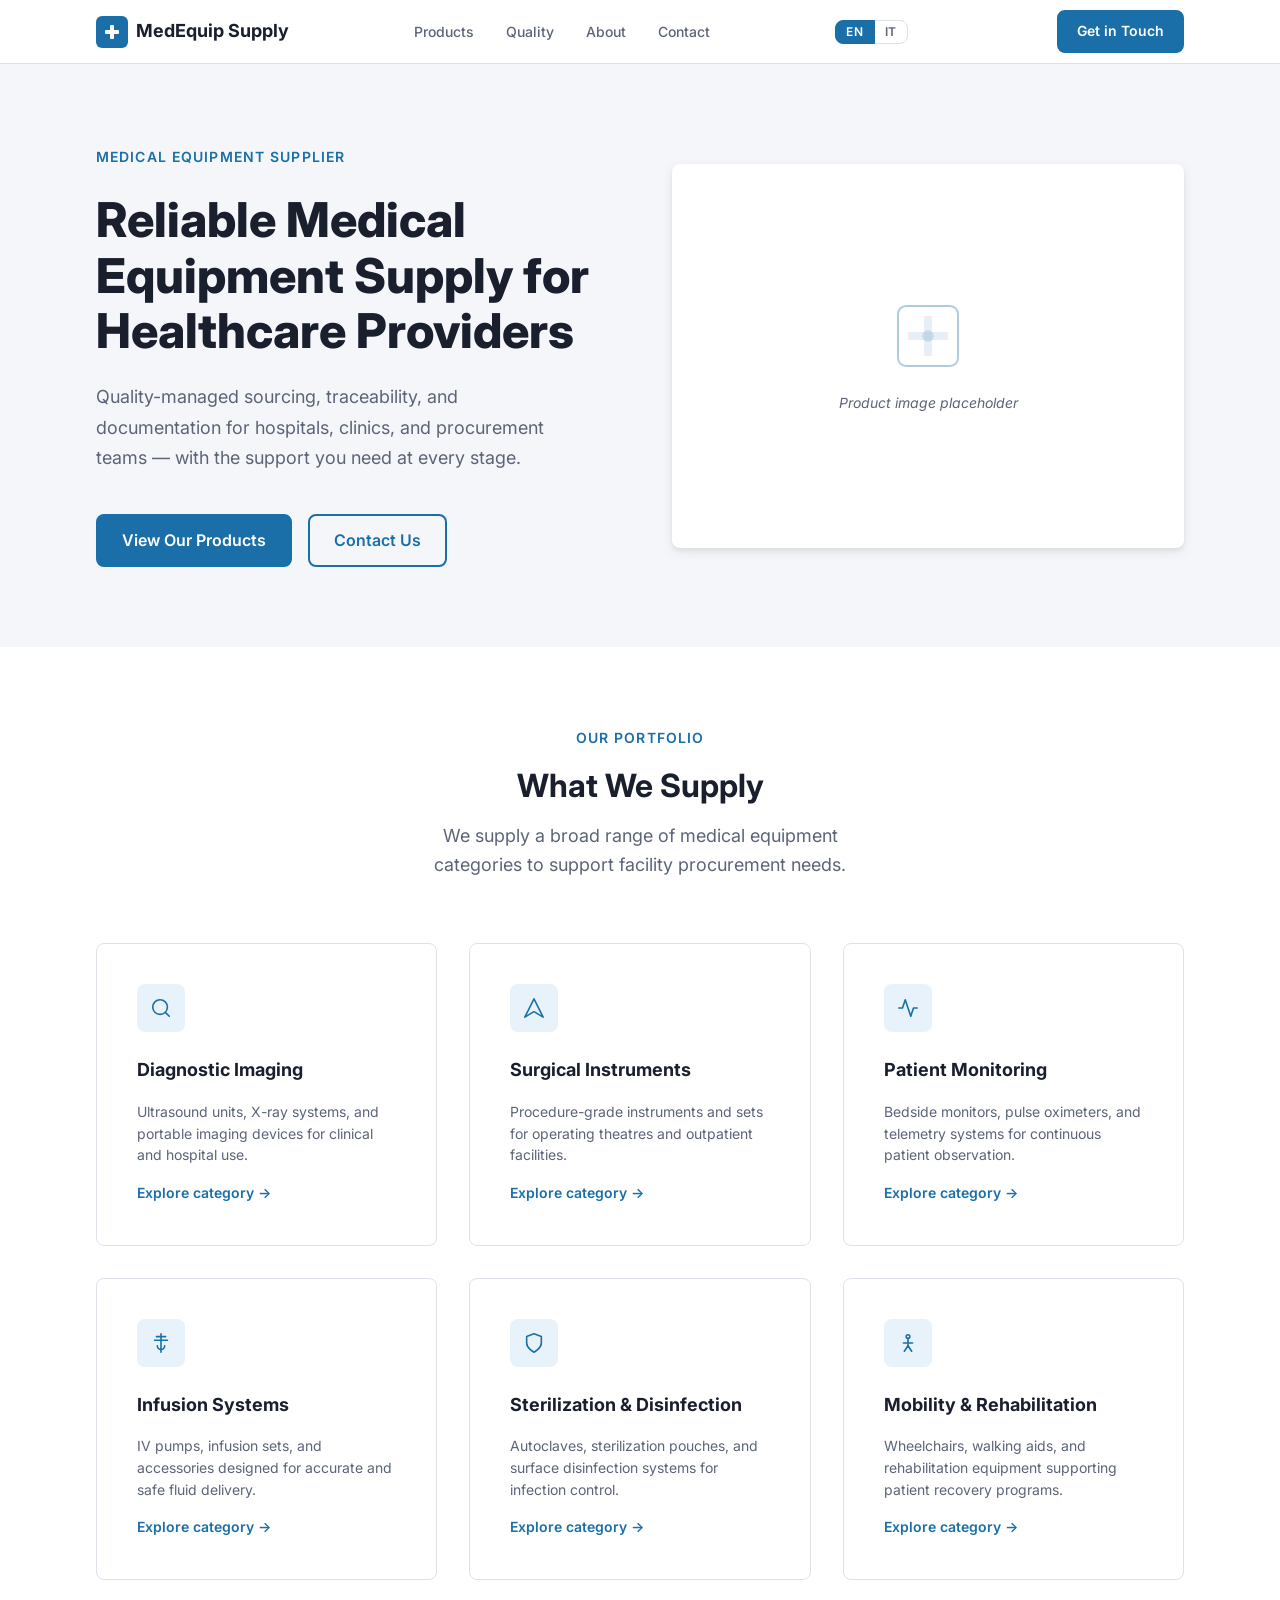
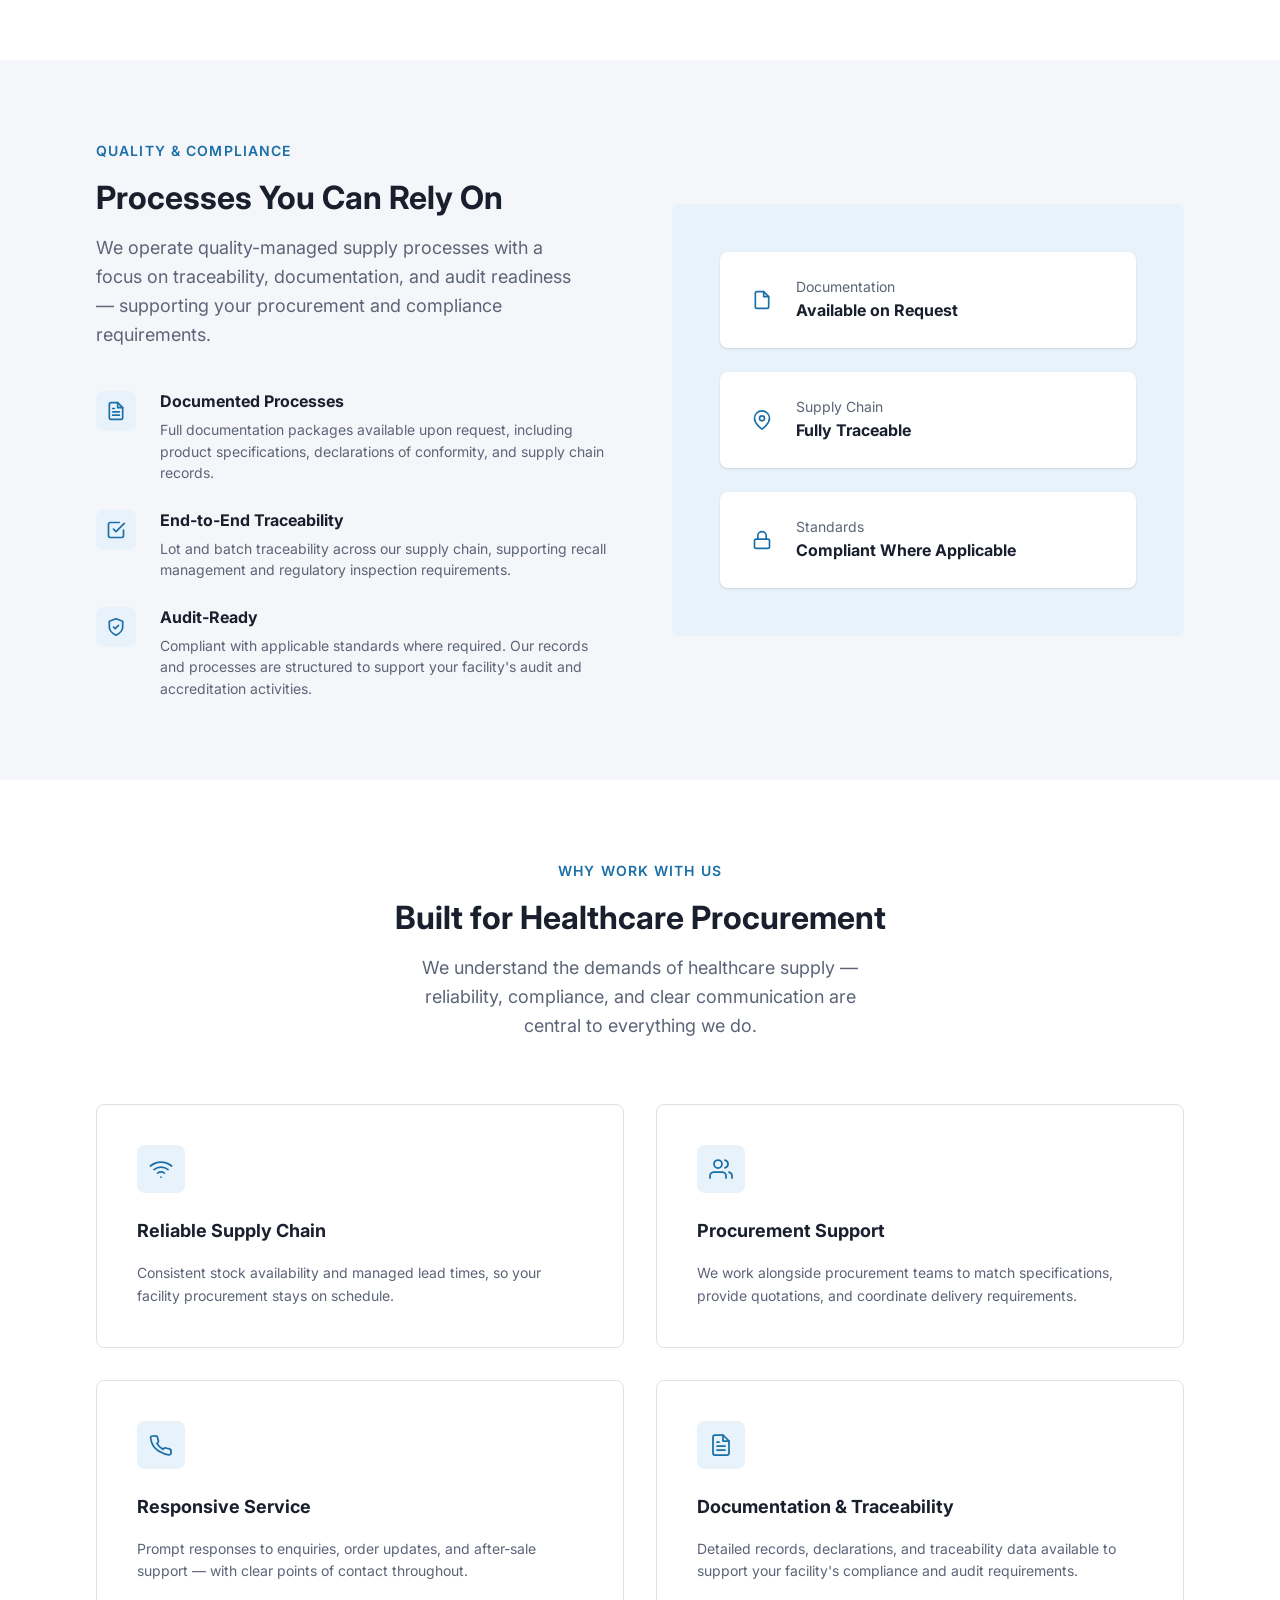
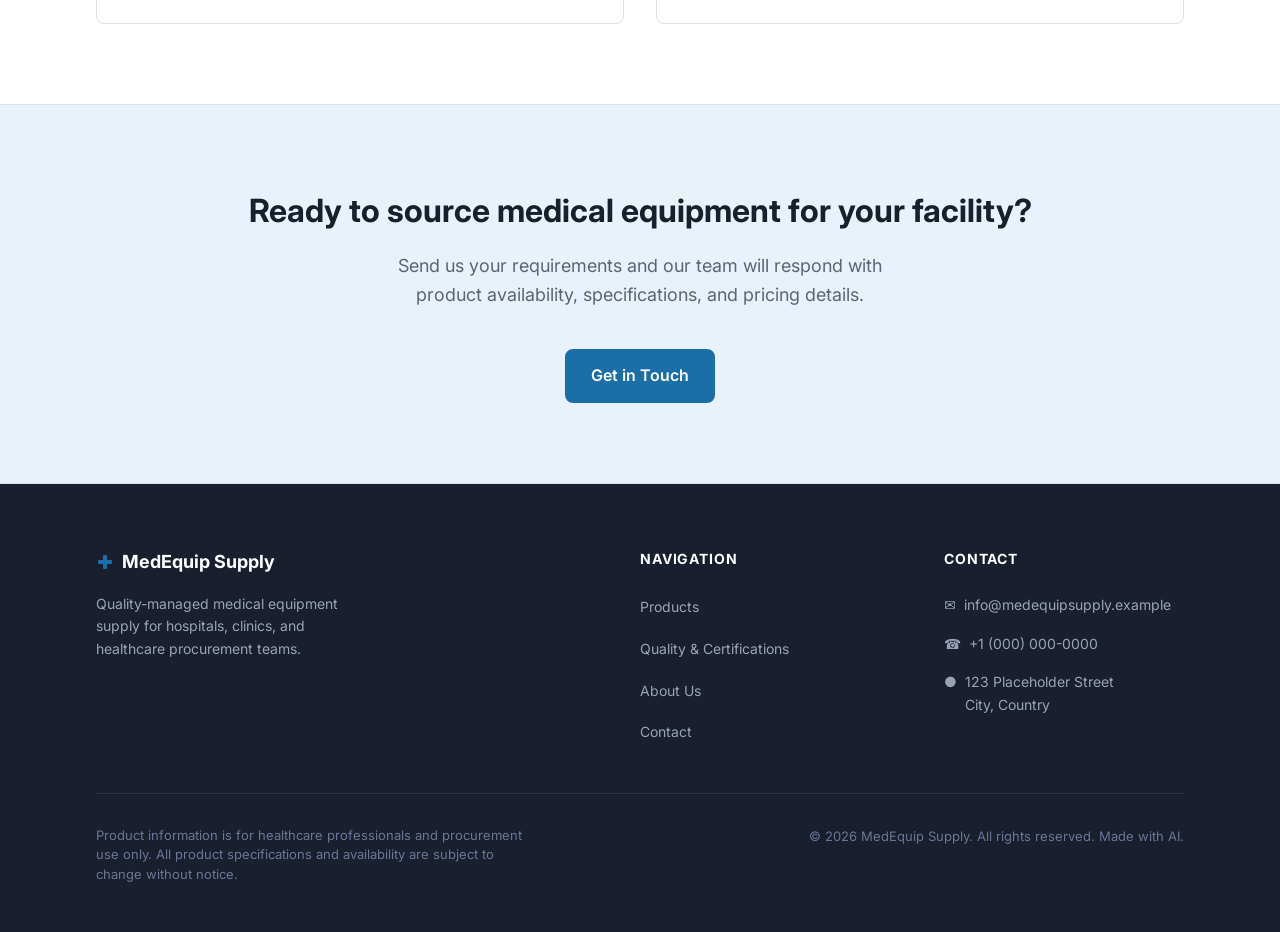
<file: index.html>
<!DOCTYPE html>
<html lang="en">
<head>
  <meta charset="UTF-8">
  <meta name="viewport" content="width=device-width, initial-scale=1.0">

  <!-- SEO -->
  <title>MedEquip Supply — Medical Equipment for Healthcare Providers</title>
  <meta name="description" content="Quality-managed medical equipment supply for hospitals, clinics, and procurement teams. Traceable sourcing, compliance documentation, and reliable service.">

  <!-- Open Graph -->
  <meta property="og:type"        content="website">
  <meta property="og:title"       content="MedEquip Supply — Medical Equipment for Healthcare Providers">
  <meta property="og:description" content="Quality-managed medical equipment supply for hospitals, clinics, and procurement teams. Traceable sourcing, compliance documentation, and reliable service.">
  <meta property="og:url"         content="https://example.com/">

  <!-- Fonts -->
  <link rel="preconnect" href="https://fonts.googleapis.com">
  <link rel="preconnect" href="https://fonts.gstatic.com" crossorigin>
  <link href="https://fonts.googleapis.com/css2?family=Inter:wght@400;500;600;700;800&display=swap" rel="stylesheet">

  <link rel="stylesheet" href="css/style.css">
</head>
<body>

  <!-- =====================================================
       Navigation
       ===================================================== -->
  <header class="site-header">
    <nav class="nav container" aria-label="Main navigation"
         data-i18n-attr="aria-label:nav.ariaLabel">

      <a href="/" class="nav__logo" aria-label="MedEquip Supply home"
         data-i18n-attr="aria-label:nav.logoAriaLabel">
        <span class="nav__logo-mark" aria-hidden="true">
          <!-- Simple cross / plus mark -->
          <svg width="18" height="18" viewBox="0 0 18 18" fill="none" aria-hidden="true">
            <rect x="7" y="2" width="4" height="14" rx="1" fill="#fff"/>
            <rect x="2" y="7" width="14" height="4" rx="1" fill="#fff"/>
          </svg>
        </span>
        MedEquip Supply
      </a>

      <!-- Mobile toggle -->
      <button class="nav__toggle" aria-expanded="false" aria-controls="nav-links"
              aria-label="Toggle navigation menu"
              data-i18n-attr="aria-label:nav.toggleAriaLabel">
        <span></span>
        <span></span>
        <span></span>
      </button>

      <ul class="nav__links" id="nav-links" role="list">
        <li><a href="products.html" data-i18n="nav.products">Products</a></li>
        <li><a href="quality.html"  data-i18n="nav.quality">Quality</a></li>
        <li><a href="about.html"    data-i18n="nav.about">About</a></li>
        <li><a href="contact.html"  data-i18n="nav.contact">Contact</a></li>
    
      </ul>

      <!-- Language switcher — always visible (desktop row + mobile header bar) -->
      <div class="lang-switcher" role="group" aria-label="Select language"
           data-i18n-attr="aria-label:nav.langSwitcherLabel">
        <button class="lang-switcher__btn" data-lang="en"
                aria-current="true" type="button">EN</button>
        <button class="lang-switcher__btn" data-lang="it"
                aria-current="false" type="button">IT</button>
      </div>
 
      <div class="nav__cta-wrap">
        <a href="contact.html" class="btn btn--primary nav__cta"
           data-i18n="nav.cta">Get in Touch</a>
      </div>

    </nav>
  </header>

  <main id="main-content">

    <!-- =====================================================
         Hero
         ===================================================== -->
    <section class="hero" aria-labelledby="hero-heading">
      <div class="hero__inner container">

        <div class="hero__content">
          <span class="hero__eyebrow"
                data-i18n="hero.eyebrow">Medical Equipment Supplier</span>
          <h1 class="hero__title" id="hero-heading"
              data-i18n="hero.title">
            Reliable Medical Equipment Supply for Healthcare Providers
          </h1>
          <p class="hero__desc" data-i18n="hero.desc">
            Quality-managed sourcing, traceability, and documentation for
            hospitals, clinics, and procurement teams — with the support you
            need at every stage.
          </p>
          <div class="hero__actions">
            <a href="products.html" class="btn btn--primary"
               data-i18n="hero.btnProducts">View Our Products</a>
            <a href="contact.html" class="btn btn--ghost"
               data-i18n="hero.btnContact">Contact Us</a>
          </div>
        </div>

        <div class="hero__visual" aria-hidden="true">
          <div class="hero__visual-placeholder">
            <svg width="80" height="80" viewBox="0 0 80 80" fill="none" aria-hidden="true">
              <rect x="10" y="10" width="60" height="60" rx="8" stroke="#1a6fa8" stroke-width="2" fill="none"/>
              <rect x="36" y="20" width="8" height="40" rx="2" fill="#1a6fa8" opacity="0.3"/>
              <rect x="20" y="36" width="40" height="8" rx="2" fill="#1a6fa8" opacity="0.3"/>
              <circle cx="40" cy="40" r="6" fill="#1a6fa8" opacity="0.5"/>
            </svg>
            <p data-i18n="hero.visualAlt">Product image placeholder</p>
          </div>
        </div>

      </div>
    </section>

    <!-- =====================================================
         Product Categories
         ===================================================== -->
    <section class="section" aria-labelledby="categories-heading">
      <div class="container">

        <header class="categories__header">
          <span class="section__label"
                data-i18n="categories.sectionLabel">Our Portfolio</span>
          <h2 class="section__heading" id="categories-heading"
              data-i18n="categories.heading">What We Supply</h2>
          <p class="section__sub" data-i18n="categories.sub">
            We supply a broad range of medical equipment categories to support
            facility procurement needs.
          </p>
        </header>

        <ul class="categories__grid" role="list">

          <li>
            <a href="products.html" class="category-card">
              <div class="category-card__icon" aria-hidden="true">
                <!-- Diagnostic / scan icon -->
                <svg width="22" height="22" viewBox="0 0 24 24" fill="none" stroke="currentColor" stroke-width="1.75" stroke-linecap="round" stroke-linejoin="round">
                  <circle cx="11" cy="11" r="8"/><path d="m21 21-4.3-4.3"/>
                </svg>
              </div>
              <span class="category-card__name"
                    data-i18n="categories.diagnosticName">Diagnostic Imaging</span>
              <span class="category-card__desc"
                    data-i18n="categories.diagnosticDesc">Ultrasound units, X-ray systems, and portable imaging devices for clinical and hospital use.</span>
              <span class="category-card__link">
                <span data-i18n="categories.diagnosticLink">Explore category</span>
                <span aria-hidden="true">→</span>
              </span>
            </a>
          </li>

          <li>
            <a href="products.html" class="category-card">
              <div class="category-card__icon" aria-hidden="true">
                <!-- Scalpel / surgical icon -->
                <svg width="22" height="22" viewBox="0 0 24 24" fill="none" stroke="currentColor" stroke-width="1.75" stroke-linecap="round" stroke-linejoin="round">
                  <path d="M12 2 2 22l10-6 10 6L12 2Z"/>
                </svg>
              </div>
              <span class="category-card__name"
                    data-i18n="categories.surgicalName">Surgical Instruments</span>
              <span class="category-card__desc"
                    data-i18n="categories.surgicalDesc">Procedure-grade instruments and sets for operating theatres and outpatient facilities.</span>
              <span class="category-card__link">
                <span data-i18n="categories.surgicalLink">Explore category</span>
                <span aria-hidden="true">→</span>
              </span>
            </a>
          </li>

          <li>
            <a href="products.html" class="category-card">
              <div class="category-card__icon" aria-hidden="true">
                <!-- Heartbeat / monitor icon -->
                <svg width="22" height="22" viewBox="0 0 24 24" fill="none" stroke="currentColor" stroke-width="1.75" stroke-linecap="round" stroke-linejoin="round">
                  <polyline points="22 12 18 12 15 21 9 3 6 12 2 12"/>
                </svg>
              </div>
              <span class="category-card__name"
                    data-i18n="categories.monitoringName">Patient Monitoring</span>
              <span class="category-card__desc"
                    data-i18n="categories.monitoringDesc">Bedside monitors, pulse oximeters, and telemetry systems for continuous patient observation.</span>
              <span class="category-card__link">
                <span data-i18n="categories.monitoringLink">Explore category</span>
                <span aria-hidden="true">→</span>
              </span>
            </a>
          </li>

          <li>
            <a href="products.html" class="category-card">
              <div class="category-card__icon" aria-hidden="true">
                <!-- Drip / infusion icon -->
                <svg width="22" height="22" viewBox="0 0 24 24" fill="none" stroke="currentColor" stroke-width="1.75" stroke-linecap="round" stroke-linejoin="round">
                  <path d="M12 2v20M5 9h14M7 5h10"/>
                  <path d="M8 15c0 2.2 1.8 4 4 4s4-1.8 4-4"/>
                </svg>
              </div>
              <span class="category-card__name"
                    data-i18n="categories.infusionName">Infusion Systems</span>
              <span class="category-card__desc"
                    data-i18n="categories.infusionDesc">IV pumps, infusion sets, and accessories designed for accurate and safe fluid delivery.</span>
              <span class="category-card__link">
                <span data-i18n="categories.infusionLink">Explore category</span>
                <span aria-hidden="true">→</span>
              </span>
            </a>
          </li>

          <li>
            <a href="products.html" class="category-card">
              <div class="category-card__icon" aria-hidden="true">
                <!-- Shield / sterilization icon -->
                <svg width="22" height="22" viewBox="0 0 24 24" fill="none" stroke="currentColor" stroke-width="1.75" stroke-linecap="round" stroke-linejoin="round">
                  <path d="M12 22s8-4 8-10V5l-8-3-8 3v7c0 6 8 10 8 10z"/>
                </svg>
              </div>
              <span class="category-card__name"
                    data-i18n-html="categories.sterilName">Sterilization &amp; Disinfection</span>
              <span class="category-card__desc"
                    data-i18n="categories.sterilDesc">Autoclaves, sterilization pouches, and surface disinfection systems for infection control.</span>
              <span class="category-card__link">
                <span data-i18n="categories.sterilLink">Explore category</span>
                <span aria-hidden="true">→</span>
              </span>
            </a>
          </li>

          <li>
            <a href="products.html" class="category-card">
              <div class="category-card__icon" aria-hidden="true">
                <!-- Person / mobility icon -->
                <svg width="22" height="22" viewBox="0 0 24 24" fill="none" stroke="currentColor" stroke-width="1.75" stroke-linecap="round" stroke-linejoin="round">
                  <circle cx="12" cy="5" r="2"/>
                  <path d="M12 7v8"/>
                  <path d="M8 21l4-6 4 6"/>
                  <path d="M7 12h10"/>
                </svg>
              </div>
              <span class="category-card__name"
                    data-i18n-html="categories.mobilityName">Mobility &amp; Rehabilitation</span>
              <span class="category-card__desc"
                    data-i18n="categories.mobilityDesc">Wheelchairs, walking aids, and rehabilitation equipment supporting patient recovery programs.</span>
              <span class="category-card__link">
                <span data-i18n="categories.mobilityLink">Explore category</span>
                <span aria-hidden="true">→</span>
              </span>
            </a>
          </li>

        </ul>

      </div>
    </section>

    <!-- =====================================================
         Quality & Compliance
         ===================================================== -->
    <section class="section section--surface" aria-labelledby="quality-heading">
      <div class="container">
        <div class="quality__inner">

          <div class="quality__content">
            <span class="section__label"
                  data-i18n-html="quality.sectionLabel">Quality &amp; Compliance</span>
            <h2 class="section__heading" id="quality-heading"
                data-i18n="quality.heading">
              Processes You Can Rely On
            </h2>
            <p class="section__sub" data-i18n="quality.sub">
              We operate quality-managed supply processes with a focus on
              traceability, documentation, and audit readiness — supporting
              your procurement and compliance requirements.
            </p>

            <div class="quality__badges" role="list" aria-label="Quality commitments"
                 data-i18n-attr="aria-label:quality.badgesAriaLabel">

              <div class="quality-badge" role="listitem">
                <div class="quality-badge__icon" aria-hidden="true">
                  <svg width="20" height="20" viewBox="0 0 24 24" fill="none" stroke="currentColor" stroke-width="2" stroke-linecap="round" stroke-linejoin="round">
                    <path d="M14 2H6a2 2 0 0 0-2 2v16a2 2 0 0 0 2 2h12a2 2 0 0 0 2-2V8z"/>
                    <polyline points="14 2 14 8 20 8"/>
                    <line x1="16" y1="13" x2="8" y2="13"/>
                    <line x1="16" y1="17" x2="8" y2="17"/>
                    <polyline points="10 9 9 9 8 9"/>
                  </svg>
                </div>
                <div>
                  <div class="quality-badge__title"
                       data-i18n="quality.badge1Title">Documented Processes</div>
                  <div class="quality-badge__text"
                       data-i18n="quality.badge1Text">Full documentation packages available upon request, including product specifications, declarations of conformity, and supply chain records.</div>
                </div>
              </div>

              <div class="quality-badge" role="listitem">
                <div class="quality-badge__icon" aria-hidden="true">
                  <svg width="20" height="20" viewBox="0 0 24 24" fill="none" stroke="currentColor" stroke-width="2" stroke-linecap="round" stroke-linejoin="round">
                    <polyline points="9 11 12 14 22 4"/>
                    <path d="M21 12v7a2 2 0 0 1-2 2H5a2 2 0 0 1-2-2V5a2 2 0 0 1 2-2h11"/>
                  </svg>
                </div>
                <div>
                  <div class="quality-badge__title"
                       data-i18n="quality.badge2Title">End-to-End Traceability</div>
                  <div class="quality-badge__text"
                       data-i18n="quality.badge2Text">Lot and batch traceability across our supply chain, supporting recall management and regulatory inspection requirements.</div>
                </div>
              </div>

              <div class="quality-badge" role="listitem">
                <div class="quality-badge__icon" aria-hidden="true">
                  <svg width="20" height="20" viewBox="0 0 24 24" fill="none" stroke="currentColor" stroke-width="2" stroke-linecap="round" stroke-linejoin="round">
                    <path d="M12 22s8-4 8-10V5l-8-3-8 3v7c0 6 8 10 8 10z"/>
                    <polyline points="9 12 11 14 15 10"/>
                  </svg>
                </div>
                <div>
                  <div class="quality-badge__title"
                       data-i18n="quality.badge3Title">Audit-Ready</div>
                  <div class="quality-badge__text"
                       data-i18n="quality.badge3Text">Compliant with applicable standards where required. Our records and processes are structured to support your facility's audit and accreditation activities.</div>
                </div>
              </div>

            </div>
          </div>

          <!-- Visual panel (decorative) -->
          <div class="quality__visual" aria-hidden="true">
            <div class="quality__visual-inner">
              <div class="quality__stat">
                <span class="quality__stat-icon">
                  <svg width="20" height="20" viewBox="0 0 24 24" fill="none" stroke="currentColor" stroke-width="2" stroke-linecap="round" stroke-linejoin="round">
                    <path d="M14 2H6a2 2 0 0 0-2 2v16a2 2 0 0 0 2 2h12a2 2 0 0 0 2-2V8z"/>
                    <polyline points="14 2 14 8 20 8"/>
                  </svg>
                </span>
                <div>
                  <div class="quality__stat-label"
                       data-i18n="quality.stat1Label">Documentation</div>
                  <div class="quality__stat-value"
                       data-i18n="quality.stat1Value">Available on Request</div>
                </div>
              </div>
              <div class="quality__stat">
                <span class="quality__stat-icon">
                  <svg width="20" height="20" viewBox="0 0 24 24" fill="none" stroke="currentColor" stroke-width="2" stroke-linecap="round" stroke-linejoin="round">
                    <path d="M21 10c0 7-9 13-9 13s-9-6-9-13a9 9 0 0 1 18 0z"/>
                    <circle cx="12" cy="10" r="3"/>
                  </svg>
                </span>
                <div>
                  <div class="quality__stat-label"
                       data-i18n="quality.stat2Label">Supply Chain</div>
                  <div class="quality__stat-value"
                       data-i18n="quality.stat2Value">Fully Traceable</div>
                </div>
              </div>
              <div class="quality__stat">
                <span class="quality__stat-icon">
                  <svg width="20" height="20" viewBox="0 0 24 24" fill="none" stroke="currentColor" stroke-width="2" stroke-linecap="round" stroke-linejoin="round">
                    <rect x="3" y="11" width="18" height="11" rx="2" ry="2"/>
                    <path d="M7 11V7a5 5 0 0 1 10 0v4"/>
                  </svg>
                </span>
                <div>
                  <div class="quality__stat-label"
                       data-i18n="quality.stat3Label">Standards</div>
                  <div class="quality__stat-value"
                       data-i18n="quality.stat3Value">Compliant Where Applicable</div>
                </div>
              </div>
            </div>
          </div>

        </div>
      </div>
    </section>

    <!-- =====================================================
         Why Choose Us
         ===================================================== -->
    <section class="section" aria-labelledby="pillars-heading">
      <div class="container">

        <header class="pillars__header">
          <span class="section__label"
                data-i18n="pillars.sectionLabel">Why Work With Us</span>
          <h2 class="section__heading" id="pillars-heading"
              data-i18n="pillars.heading">Built for Healthcare Procurement</h2>
          <p class="section__sub" data-i18n="pillars.sub">
            We understand the demands of healthcare supply — reliability,
            compliance, and clear communication are central to everything we do.
          </p>
        </header>

        <ul class="pillars__grid" role="list">

          <li class="pillar">
            <div class="pillar__icon" aria-hidden="true">
              <svg width="24" height="24" viewBox="0 0 24 24" fill="none" stroke="currentColor" stroke-width="1.75" stroke-linecap="round" stroke-linejoin="round">
                <path d="M5 12.55a11 11 0 0 1 14.08 0"/>
                <path d="M1.42 9a16 16 0 0 1 21.16 0"/>
                <path d="M8.53 16.11a6 6 0 0 1 6.95 0"/>
                <line x1="12" y1="20" x2="12.01" y2="20"/>
              </svg>
            </div>
            <h3 class="pillar__heading"
                data-i18n="pillars.pillar1Heading">Reliable Supply Chain</h3>
            <p class="pillar__text" data-i18n="pillars.pillar1Text">
              Consistent stock availability and managed lead times, so your
              facility procurement stays on schedule.
            </p>
          </li>

          <li class="pillar">
            <div class="pillar__icon" aria-hidden="true">
              <svg width="24" height="24" viewBox="0 0 24 24" fill="none" stroke="currentColor" stroke-width="1.75" stroke-linecap="round" stroke-linejoin="round">
                <path d="M17 21v-2a4 4 0 0 0-4-4H5a4 4 0 0 0-4 4v2"/>
                <circle cx="9" cy="7" r="4"/>
                <path d="M23 21v-2a4 4 0 0 0-3-3.87"/>
                <path d="M16 3.13a4 4 0 0 1 0 7.75"/>
              </svg>
            </div>
            <h3 class="pillar__heading"
                data-i18n="pillars.pillar2Heading">Procurement Support</h3>
            <p class="pillar__text" data-i18n="pillars.pillar2Text">
              We work alongside procurement teams to match specifications,
              provide quotations, and coordinate delivery requirements.
            </p>
          </li>

          <li class="pillar">
            <div class="pillar__icon" aria-hidden="true">
              <svg width="24" height="24" viewBox="0 0 24 24" fill="none" stroke="currentColor" stroke-width="1.75" stroke-linecap="round" stroke-linejoin="round">
                <path d="M22 16.92v3a2 2 0 0 1-2.18 2 19.79 19.79 0 0 1-8.63-3.07A19.5 19.5 0 0 1 4.69 13.5 19.79 19.79 0 0 1 1.61 5a2 2 0 0 1 1.99-2h3a2 2 0 0 1 2 1.72c.127.96.361 1.903.7 2.81a2 2 0 0 1-.45 2.11L7.91 10.34a16 16 0 0 0 6 6l.92-.85a2 2 0 0 1 2.11-.45c.907.339 1.85.573 2.81.7A2 2 0 0 1 21.7 18l.22-.01a2 2 0 0 0 .08-.07z"/>
              </svg>
            </div>
            <h3 class="pillar__heading"
                data-i18n="pillars.pillar3Heading">Responsive Service</h3>
            <p class="pillar__text" data-i18n="pillars.pillar3Text">
              Prompt responses to enquiries, order updates, and after-sale
              support — with clear points of contact throughout.
            </p>
          </li>

          <li class="pillar">
            <div class="pillar__icon" aria-hidden="true">
              <svg width="24" height="24" viewBox="0 0 24 24" fill="none" stroke="currentColor" stroke-width="1.75" stroke-linecap="round" stroke-linejoin="round">
                <path d="M14 2H6a2 2 0 0 0-2 2v16a2 2 0 0 0 2 2h12a2 2 0 0 0 2-2V8z"/>
                <polyline points="14 2 14 8 20 8"/>
                <line x1="16" y1="13" x2="8" y2="13"/>
                <line x1="16" y1="17" x2="8" y2="17"/>
                <polyline points="10 9 9 9 8 9"/>
              </svg>
            </div>
            <h3 class="pillar__heading"
                data-i18n-html="pillars.pillar4Heading">Documentation &amp; Traceability</h3>
            <p class="pillar__text" data-i18n="pillars.pillar4Text">
              Detailed records, declarations, and traceability data available
              to support your facility's compliance and audit requirements.
            </p>
          </li>

        </ul>

      </div>
    </section>

    <!-- =====================================================
         Contact CTA Banner
         ===================================================== -->
    <section class="cta-banner" aria-labelledby="cta-heading">
      <div class="container">
        <h2 class="cta-banner__heading" id="cta-heading"
            data-i18n="cta.heading">
          Ready to source medical equipment for your facility?
        </h2>
        <p class="cta-banner__sub" data-i18n="cta.sub">
          Send us your requirements and our team will respond with product
          availability, specifications, and pricing details.
        </p>
        <a href="contact.html" class="btn btn--primary"
           data-i18n="cta.btn">Get in Touch</a>
      </div>
    </section>

  </main>

  <!-- =====================================================
       Footer
       ===================================================== -->
  <footer class="site-footer" role="contentinfo">
    <div class="container">

      <div class="footer__grid">

        <div>
          <div class="footer__brand-name">
            <span aria-hidden="true">
              <svg width="18" height="18" viewBox="0 0 18 18" fill="none">
                <rect x="7" y="2" width="4" height="14" rx="1" fill="#1a6fa8"/>
                <rect x="2" y="7" width="14" height="4" rx="1" fill="#1a6fa8"/>
              </svg>
            </span>
            MedEquip Supply
          </div>
          <p class="footer__tagline" data-i18n="footer.tagline">
            Quality-managed medical equipment supply for hospitals, clinics, and healthcare procurement teams.
          </p>
        </div>

        <div>
          <div class="footer__col-title"
               data-i18n="footer.navColTitle">Navigation</div>
          <ul class="footer__links" role="list">
            <li><a href="products.html" data-i18n="footer.navProducts">Products</a></li>
            <li><a href="quality.html"  data-i18n-html="footer.navQuality">Quality &amp; Certifications</a></li>
            <li><a href="about.html"    data-i18n="footer.navAbout">About Us</a></li>
            <li><a href="contact.html"  data-i18n="footer.navContact">Contact</a></li>
          </ul>
        </div>

        <div>
          <div class="footer__col-title"
               data-i18n="footer.contactColTitle">Contact</div>
          <div class="footer__contact-item">
            <span aria-hidden="true">&#9993;</span>
            <span>info@medequipsupply.example</span>
          </div>
          <div class="footer__contact-item">
            <span aria-hidden="true">&#9742;</span>
            <span>+1 (000) 000-0000</span>
          </div>
          <div class="footer__contact-item">
            <span aria-hidden="true">&#9679;</span>
            <span>123 Placeholder Street<br>City, Country</span>
          </div>
        </div>

      </div>

      <div class="footer__bottom">
        <p class="footer__disclaimer" data-i18n="footer.disclaimer">
          Product information is for healthcare professionals and procurement use only.
          All product specifications and availability are subject to change without notice.
        </p>
        <p class="footer__copyright">
          &copy; <span id="footer-year">2026</span>
          <span data-i18n="footer.copyrightSuffix">MedEquip Supply. All rights reserved. Made with AI.</span>
        </p>
      </div>

    </div>
  </footer>

  <script src="js/i18n.js"></script>
  <script src="js/main.js"></script>
</body>
</html>
</file>
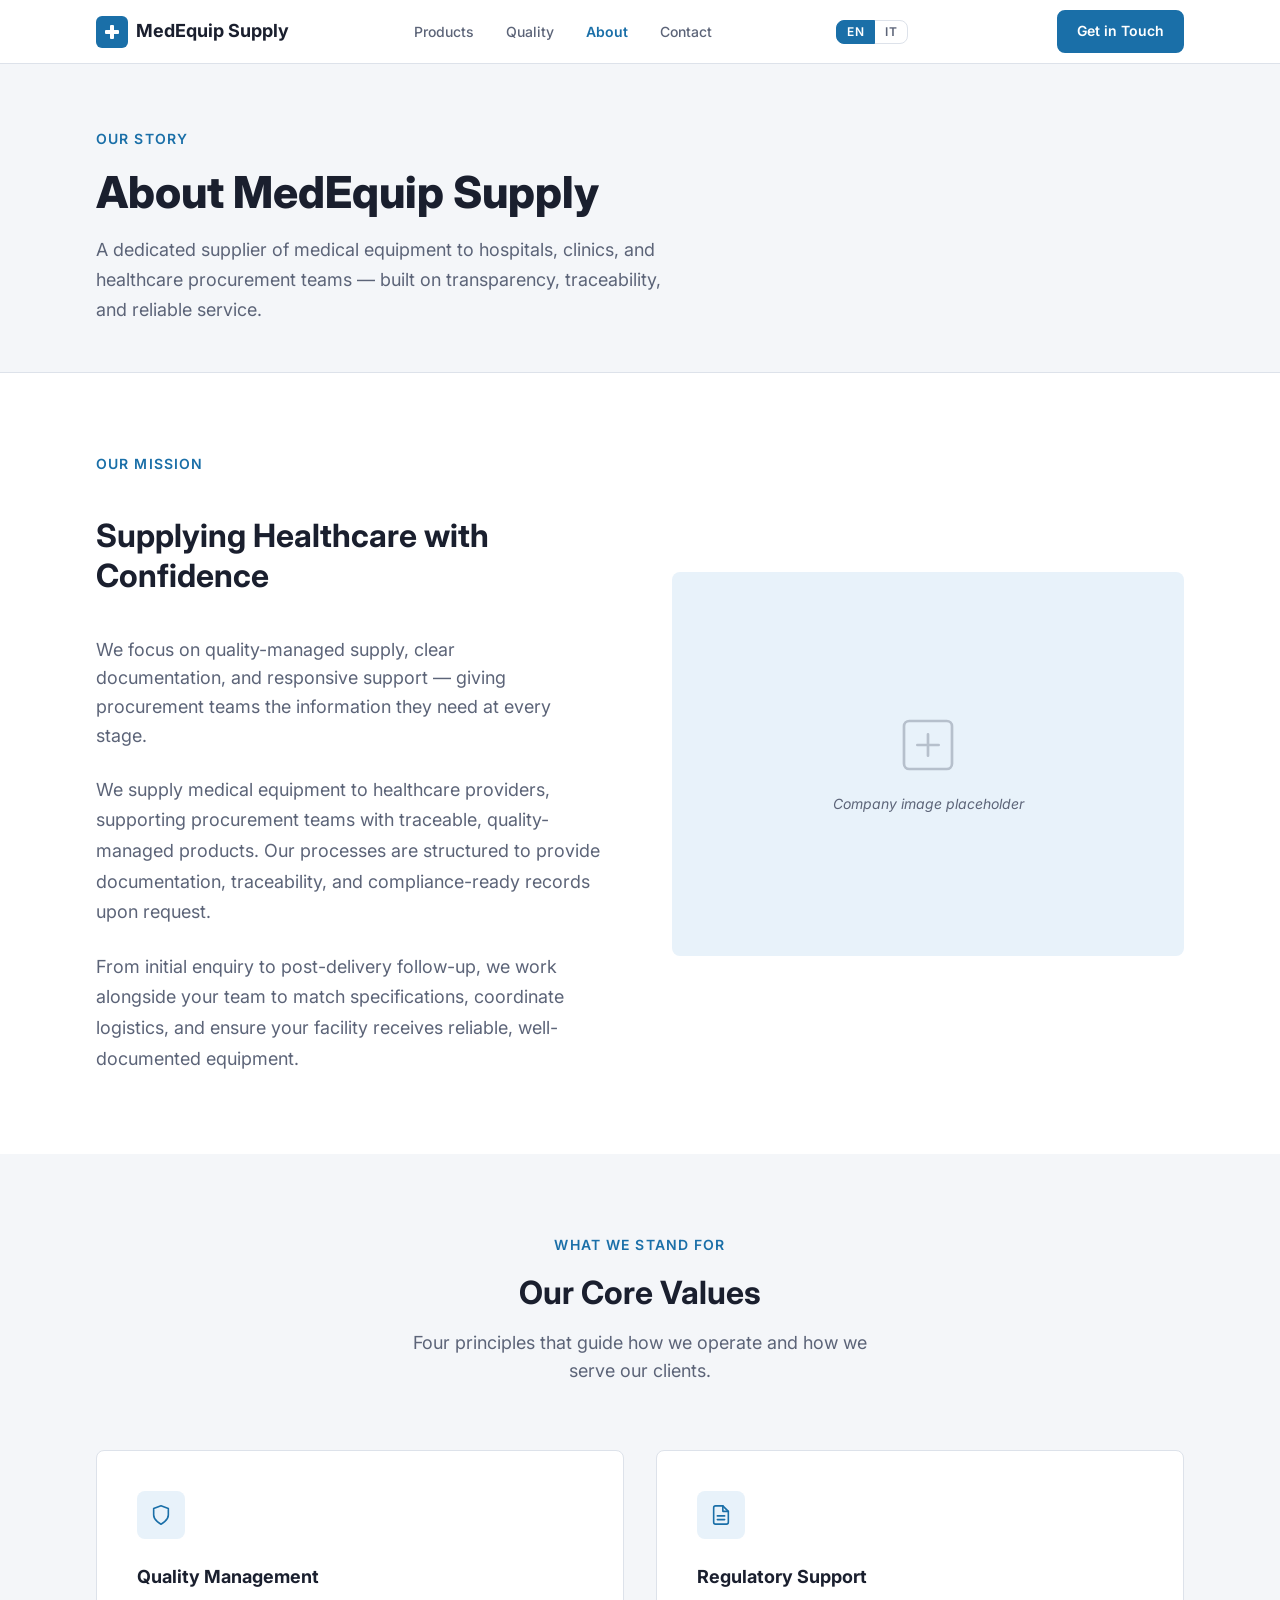
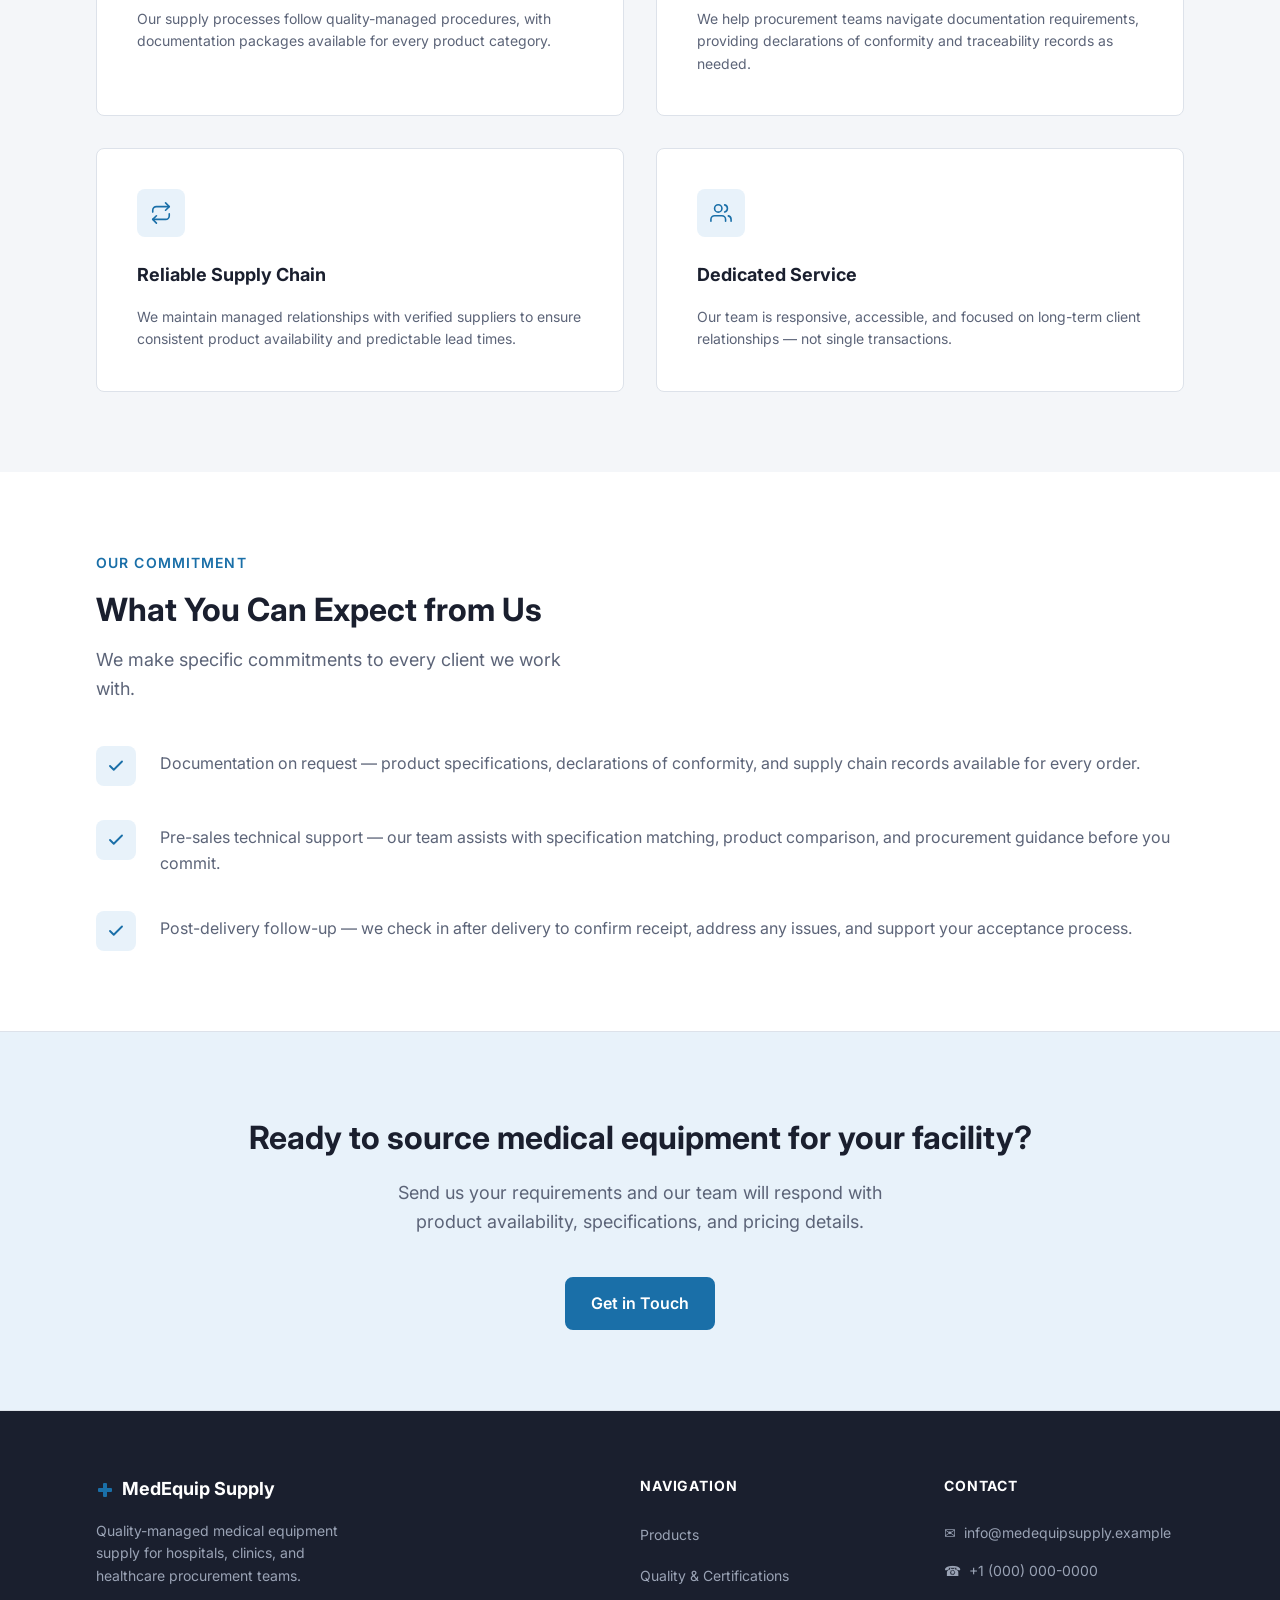
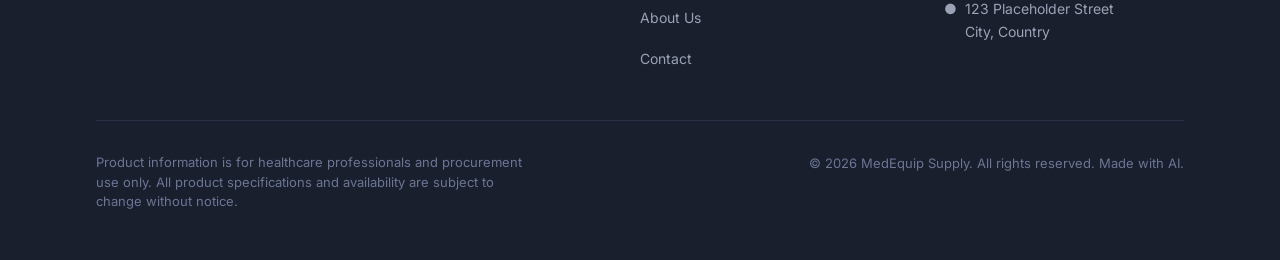
<file: about.html>
<!DOCTYPE html>
<html lang="en">
<head>
  <meta charset="UTF-8">
  <meta name="viewport" content="width=device-width, initial-scale=1.0">

  <!-- Page identity for i18n engine -->
  <meta name="i18n-page" content="about">

  <!-- SEO (defaults; overwritten by i18n.js on load) -->
  <title>About Us — MedEquip Supply</title>
  <meta name="description" content="Learn about MedEquip Supply — our mission, values, and commitment to quality-managed medical equipment supply for hospitals, clinics, and procurement teams.">

  <!-- Open Graph -->
  <meta property="og:type"        content="website">
  <meta property="og:title"       content="About Us — MedEquip Supply">
  <meta property="og:description" content="Learn about MedEquip Supply — our mission, values, and commitment to quality-managed medical equipment supply.">
  <meta property="og:url"         content="https://example.com/about.html">

  <!-- Fonts -->
  <link rel="preconnect" href="https://fonts.googleapis.com">
  <link rel="preconnect" href="https://fonts.gstatic.com" crossorigin>
  <link href="https://fonts.googleapis.com/css2?family=Inter:wght@400;500;600;700;800&display=swap" rel="stylesheet">

  <link rel="stylesheet" href="css/style.css">
</head>
<body>

  <!-- =====================================================
       Navigation
       ===================================================== -->
  <header class="site-header">
    <nav class="nav container" aria-label="Main navigation"
         data-i18n-attr="aria-label:nav.ariaLabel">

      <a href="index.html" class="nav__logo" aria-label="MedEquip Supply home"
         data-i18n-attr="aria-label:nav.logoAriaLabel">
        <span class="nav__logo-mark" aria-hidden="true">
          <svg width="18" height="18" viewBox="0 0 18 18" fill="none" aria-hidden="true">
            <rect x="7" y="2" width="4" height="14" rx="1" fill="#fff"/>
            <rect x="2" y="7" width="14" height="4" rx="1" fill="#fff"/>
          </svg>
        </span>
        MedEquip Supply
      </a>

      <!-- Mobile toggle -->
      <button class="nav__toggle" aria-expanded="false" aria-controls="nav-links"
              aria-label="Toggle navigation menu"
              data-i18n-attr="aria-label:nav.toggleAriaLabel">
        <span></span>
        <span></span>
        <span></span>
      </button>

      <ul class="nav__links" id="nav-links" role="list">
        <li><a href="products.html" data-i18n="nav.products">Products</a></li>
        <li><a href="quality.html"  data-i18n="nav.quality">Quality</a></li>
        <li><a href="about.html"    aria-current="page" data-i18n="nav.about">About</a></li>
        <li><a href="contact.html"  data-i18n="nav.contact">Contact</a></li>
              <!--
        <li class="nav__cta-wrap">
          <a href="contact.html" class="btn btn--primary nav__cta"
             data-i18n="nav.cta">Get in Touch</a>
        </li>
      -->
      </ul>

      <!-- Language switcher — always visible -->
      <div class="lang-switcher" role="group" aria-label="Select language"
           data-i18n-attr="aria-label:nav.langSwitcherLabel">
        <button class="lang-switcher__btn" data-lang="en"
                aria-current="true" type="button">EN</button>
        <button class="lang-switcher__btn" data-lang="it"
                aria-current="false" type="button">IT</button>
      </div>

      <div class="nav__cta-wrap">
        <a href="contact.html" class="btn btn--primary nav__cta"
           data-i18n="nav.cta">Get in Touch</a>
      </div>

    </nav>
  </header>

  <main id="main-content">

    <!-- =====================================================
         Page Header
         ===================================================== -->
    <section class="page-header">
      <div class="container">
        <div class="page-header__inner">
          <span class="section__label"
                data-i18n="about.header.label">Our Story</span>
          <h1 class="page-header__title"
              data-i18n="about.header.title">About MedEquip Supply</h1>
          <p class="page-header__sub"
             data-i18n="about.header.sub">
            A dedicated supplier of medical equipment to hospitals, clinics, and healthcare
            procurement teams — built on transparency, traceability, and reliable service.
          </p>
        </div>
      </div>
    </section>

    <!-- =====================================================
         Mission & Story
         ===================================================== -->
    <section class="section" aria-labelledby="mission-heading">
      <div class="container">
        <div class="about-mission">

          <div class="about-mission__content">
            <span class="section__label"
                  data-i18n="about.mission.sectionLabel">Our Mission</span>
            <h2 class="section__heading" id="mission-heading"
                data-i18n="about.mission.heading">Supplying Healthcare with Confidence</h2>
            <p class="section__sub"
               data-i18n="about.mission.sub">
              We focus on quality-managed supply, clear documentation, and responsive support
              — giving procurement teams the information they need at every stage.
            </p>
            <p class="about-mission__para"
               data-i18n="about.mission.para1">
              We supply medical equipment to healthcare providers, supporting procurement teams
              with traceable, quality-managed products. Our processes are structured to provide
              documentation, traceability, and compliance-ready records upon request.
            </p>
            <p class="about-mission__para"
               data-i18n="about.mission.para2">
              From initial enquiry to post-delivery follow-up, we work alongside your team to
              match specifications, coordinate logistics, and ensure your facility receives
              reliable, well-documented equipment.
            </p>
          </div>

          <div class="about-mission__visual" aria-hidden="true">
            <div class="hero__visual-placeholder">
              <svg width="64" height="64" viewBox="0 0 24 24" fill="none"
                   stroke="currentColor" stroke-width="1" stroke-linecap="round"
                   stroke-linejoin="round" aria-hidden="true">
                <rect x="3" y="3" width="18" height="18" rx="2"/>
                <path d="M12 8v8M8 12h8"/>
              </svg>
              <p>Company image placeholder</p>
            </div>
          </div>

        </div>
      </div>
    </section>

    <!-- =====================================================
         Values (reuses pillars grid)
         ===================================================== -->
    <section class="section section--surface" aria-labelledby="values-heading">
      <div class="container">

        <header class="pillars__header">
          <span class="section__label"
                data-i18n="about.values.sectionLabel">What We Stand For</span>
          <h2 class="section__heading" id="values-heading"
              data-i18n="about.values.heading">Our Core Values</h2>
          <p class="section__sub"
             data-i18n="about.values.sub">
            Four principles that guide how we operate and how we serve our clients.
          </p>
        </header>

        <div class="pillars__grid">

          <article class="pillar">
            <div class="pillar__icon" aria-hidden="true">
              <svg width="22" height="22" viewBox="0 0 24 24" fill="none"
                   stroke="currentColor" stroke-width="1.75" stroke-linecap="round"
                   stroke-linejoin="round">
                <path d="M12 22s8-4 8-10V5l-8-3-8 3v7c0 6 8 10 8 10z"/>
              </svg>
            </div>
            <h3 class="pillar__heading"
                data-i18n="about.values.value1Heading">Quality Management</h3>
            <p class="pillar__text"
               data-i18n="about.values.value1Text">
              Our supply processes follow quality-managed procedures, with documentation
              packages available for every product category.
            </p>
          </article>

          <article class="pillar">
            <div class="pillar__icon" aria-hidden="true">
              <svg width="22" height="22" viewBox="0 0 24 24" fill="none"
                   stroke="currentColor" stroke-width="1.75" stroke-linecap="round"
                   stroke-linejoin="round">
                <path d="M14 2H6a2 2 0 0 0-2 2v16a2 2 0 0 0 2 2h12a2 2 0 0 0 2-2V8z"/>
                <polyline points="14 2 14 8 20 8"/>
                <line x1="16" y1="13" x2="8" y2="13"/>
                <line x1="16" y1="17" x2="8" y2="17"/>
              </svg>
            </div>
            <h3 class="pillar__heading"
                data-i18n="about.values.value2Heading">Regulatory Support</h3>
            <p class="pillar__text"
               data-i18n="about.values.value2Text">
              We help procurement teams navigate documentation requirements, providing
              declarations of conformity and traceability records as needed.
            </p>
          </article>

          <article class="pillar">
            <div class="pillar__icon" aria-hidden="true">
              <svg width="22" height="22" viewBox="0 0 24 24" fill="none"
                   stroke="currentColor" stroke-width="1.75" stroke-linecap="round"
                   stroke-linejoin="round">
                <polyline points="17 1 21 5 17 9"/>
                <path d="M3 11V9a4 4 0 0 1 4-4h14"/>
                <polyline points="7 23 3 19 7 15"/>
                <path d="M21 13v2a4 4 0 0 1-4 4H3"/>
              </svg>
            </div>
            <h3 class="pillar__heading"
                data-i18n="about.values.value3Heading">Reliable Supply Chain</h3>
            <p class="pillar__text"
               data-i18n="about.values.value3Text">
              We maintain managed relationships with verified suppliers to ensure consistent
              product availability and predictable lead times.
            </p>
          </article>

          <article class="pillar">
            <div class="pillar__icon" aria-hidden="true">
              <svg width="22" height="22" viewBox="0 0 24 24" fill="none"
                   stroke="currentColor" stroke-width="1.75" stroke-linecap="round"
                   stroke-linejoin="round">
                <path d="M17 21v-2a4 4 0 0 0-4-4H5a4 4 0 0 0-4 4v2"/>
                <circle cx="9" cy="7" r="4"/>
                <path d="M23 21v-2a4 4 0 0 0-3-3.87"/>
                <path d="M16 3.13a4 4 0 0 1 0 7.75"/>
              </svg>
            </div>
            <h3 class="pillar__heading"
                data-i18n="about.values.value4Heading">Dedicated Service</h3>
            <p class="pillar__text"
               data-i18n="about.values.value4Text">
              Our team is responsive, accessible, and focused on long-term client
              relationships — not single transactions.
            </p>
          </article>

        </div>

      </div>
    </section>

    <!-- =====================================================
         Commitment
         ===================================================== -->
    <section class="section" aria-labelledby="commitment-heading">
      <div class="container">
        <span class="section__label"
              data-i18n="about.commitment.sectionLabel">Our Commitment</span>
        <h2 class="section__heading" id="commitment-heading"
            data-i18n="about.commitment.heading">What You Can Expect from Us</h2>
        <p class="section__sub"
           data-i18n="about.commitment.sub">
          We make specific commitments to every client we work with.
        </p>

        <ul class="commitment__list" role="list">

          <li class="commitment-point">
            <div class="commitment-point__icon" aria-hidden="true">
              <svg width="18" height="18" viewBox="0 0 24 24" fill="none"
                   stroke="currentColor" stroke-width="2.5" stroke-linecap="round"
                   stroke-linejoin="round">
                <polyline points="20 6 9 17 4 12"/>
              </svg>
            </div>
            <p class="commitment-point__text"
               data-i18n="about.commitment.point1">
              Documentation on request — product specifications, declarations of conformity,
              and supply chain records available for every order.
            </p>
          </li>

          <li class="commitment-point">
            <div class="commitment-point__icon" aria-hidden="true">
              <svg width="18" height="18" viewBox="0 0 24 24" fill="none"
                   stroke="currentColor" stroke-width="2.5" stroke-linecap="round"
                   stroke-linejoin="round">
                <polyline points="20 6 9 17 4 12"/>
              </svg>
            </div>
            <p class="commitment-point__text"
               data-i18n="about.commitment.point2">
              Pre-sales technical support — our team assists with specification matching,
              product comparison, and procurement guidance before you commit.
            </p>
          </li>

          <li class="commitment-point">
            <div class="commitment-point__icon" aria-hidden="true">
              <svg width="18" height="18" viewBox="0 0 24 24" fill="none"
                   stroke="currentColor" stroke-width="2.5" stroke-linecap="round"
                   stroke-linejoin="round">
                <polyline points="20 6 9 17 4 12"/>
              </svg>
            </div>
            <p class="commitment-point__text"
               data-i18n="about.commitment.point3">
              Post-delivery follow-up — we check in after delivery to confirm receipt,
              address any issues, and support your acceptance process.
            </p>
          </li>

        </ul>

      </div>
    </section>

    <!-- =====================================================
         Contact CTA Banner
         ===================================================== -->
    <section class="cta-banner" aria-labelledby="cta-heading">
      <div class="container">
        <h2 class="cta-banner__heading" id="cta-heading"
            data-i18n="cta.heading">
          Ready to source medical equipment for your facility?
        </h2>
        <p class="cta-banner__sub" data-i18n="cta.sub">
          Send us your requirements and our team will respond with product
          availability, specifications, and pricing details.
        </p>
        <a href="contact.html" class="btn btn--primary"
           data-i18n="cta.btn">Get in Touch</a>
      </div>
    </section>

  </main>

  <!-- =====================================================
       Footer
       ===================================================== -->
  <footer class="site-footer" role="contentinfo">
    <div class="container">

      <div class="footer__grid">

        <div>
          <div class="footer__brand-name">
            <span aria-hidden="true">
              <svg width="18" height="18" viewBox="0 0 18 18" fill="none">
                <rect x="7" y="2" width="4" height="14" rx="1" fill="#1a6fa8"/>
                <rect x="2" y="7" width="14" height="4" rx="1" fill="#1a6fa8"/>
              </svg>
            </span>
            MedEquip Supply
          </div>
          <p class="footer__tagline" data-i18n="footer.tagline">
            Quality-managed medical equipment supply for hospitals, clinics,
            and healthcare procurement teams.
          </p>
        </div>

        <div>
          <div class="footer__col-title"
               data-i18n="footer.navColTitle">Navigation</div>
          <ul class="footer__links" role="list">
            <li><a href="products.html" data-i18n="footer.navProducts">Products</a></li>
            <li><a href="quality.html"  data-i18n-html="footer.navQuality">Quality &amp; Certifications</a></li>
            <li><a href="about.html"    data-i18n="footer.navAbout">About Us</a></li>
            <li><a href="contact.html"  data-i18n="footer.navContact">Contact</a></li>
          </ul>
        </div>

        <div>
          <div class="footer__col-title"
               data-i18n="footer.contactColTitle">Contact</div>
          <div class="footer__contact-item">
            <span aria-hidden="true">&#9993;</span>
            <span>info@medequipsupply.example</span>
          </div>
          <div class="footer__contact-item">
            <span aria-hidden="true">&#9742;</span>
            <span>+1 (000) 000-0000</span>
          </div>
          <div class="footer__contact-item">
            <span aria-hidden="true">&#9679;</span>
            <span>123 Placeholder Street<br>City, Country</span>
          </div>
        </div>

      </div>

      <div class="footer__bottom">
        <p class="footer__disclaimer" data-i18n="footer.disclaimer">
          Product information is for healthcare professionals and procurement use only.
          All product specifications and availability are subject to change without notice.
        </p>
        <p class="footer__copyright">
          &copy; <span id="footer-year">2026</span>
          <span data-i18n="footer.copyrightSuffix">MedEquip Supply. All rights reserved.</span>
        </p>
      </div>

    </div>
  </footer>

  <script src="js/i18n.js"></script>
  <script src="js/main.js"></script>
</body>
</html>
</file>
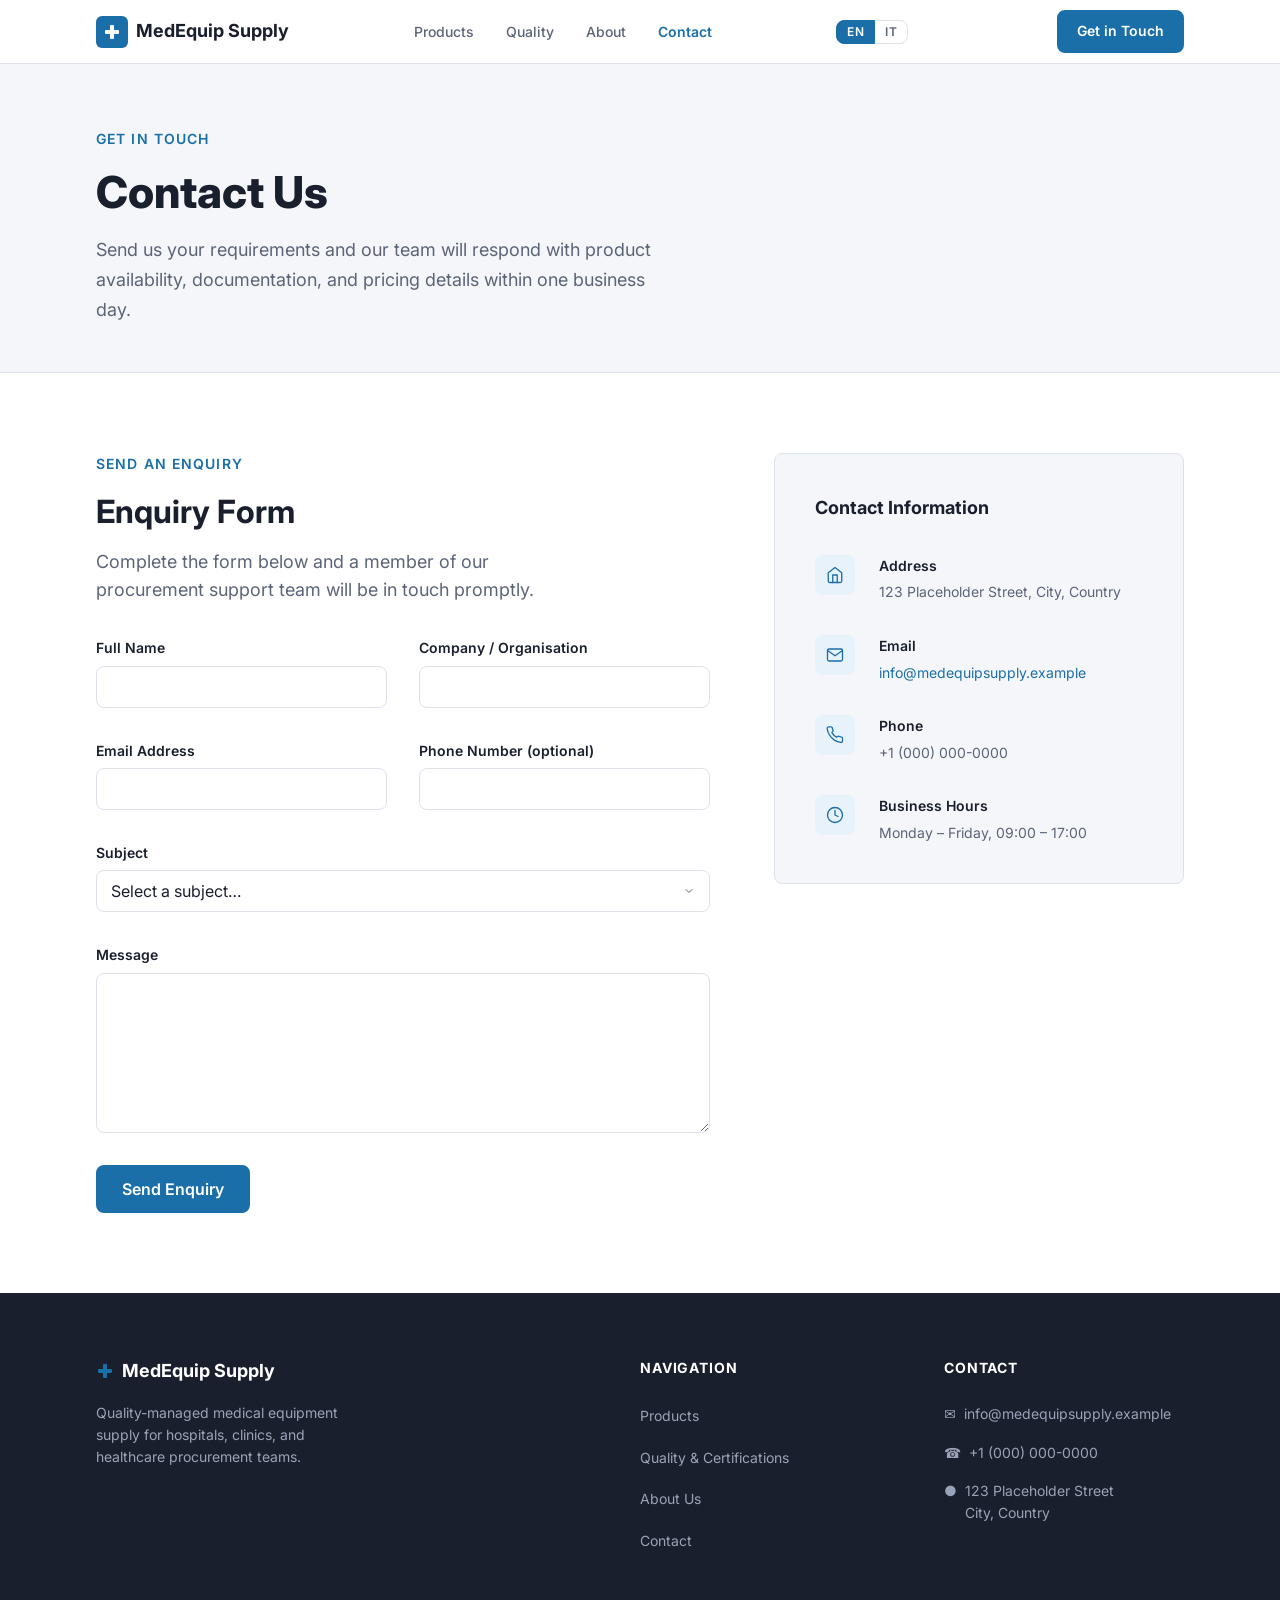
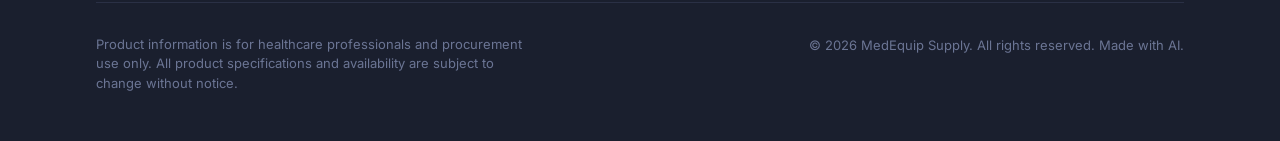
<file: contact.html>
<!DOCTYPE html>
<html lang="en">
<head>
  <meta charset="UTF-8">
  <meta name="viewport" content="width=device-width, initial-scale=1.0">

  <!-- Page identity for i18n engine -->
  <meta name="i18n-page" content="contact">

  <!-- SEO (defaults; overwritten by i18n.js on load) -->
  <title>Contact Us — MedEquip Supply</title>
  <meta name="description" content="Get in touch with MedEquip Supply. Send us your equipment requirements and our procurement support team will respond with availability, specifications, and pricing.">

  <!-- Open Graph -->
  <meta property="og:type"        content="website">
  <meta property="og:title"       content="Contact Us — MedEquip Supply">
  <meta property="og:description" content="Contact MedEquip Supply for medical equipment enquiries, quote requests, and procurement support.">
  <meta property="og:url"         content="https://example.com/contact.html">

  <!-- Fonts -->
  <link rel="preconnect" href="https://fonts.googleapis.com">
  <link rel="preconnect" href="https://fonts.gstatic.com" crossorigin>
  <link href="https://fonts.googleapis.com/css2?family=Inter:wght@400;500;600;700;800&display=swap" rel="stylesheet">

  <link rel="stylesheet" href="css/style.css">
</head>
<body>

  <!-- =====================================================
       Navigation
       ===================================================== -->
  <header class="site-header">
    <nav class="nav container" aria-label="Main navigation"
         data-i18n-attr="aria-label:nav.ariaLabel">

      <a href="index.html" class="nav__logo" aria-label="MedEquip Supply home"
         data-i18n-attr="aria-label:nav.logoAriaLabel">
        <span class="nav__logo-mark" aria-hidden="true">
          <svg width="18" height="18" viewBox="0 0 18 18" fill="none" aria-hidden="true">
            <rect x="7" y="2" width="4" height="14" rx="1" fill="#fff"/>
            <rect x="2" y="7" width="14" height="4" rx="1" fill="#fff"/>
          </svg>
        </span>
        MedEquip Supply
      </a>

      <!-- Mobile toggle -->
      <button class="nav__toggle" aria-expanded="false" aria-controls="nav-links"
              aria-label="Toggle navigation menu"
              data-i18n-attr="aria-label:nav.toggleAriaLabel">
        <span></span>
        <span></span>
        <span></span>
      </button>

      <ul class="nav__links" id="nav-links" role="list">
        <li><a href="products.html" data-i18n="nav.products">Products</a></li>
        <li><a href="quality.html"  data-i18n="nav.quality">Quality</a></li>
        <li><a href="about.html"    data-i18n="nav.about">About</a></li>
        <li><a href="contact.html"  aria-current="page" data-i18n="nav.contact">Contact</a></li>
        <!--
        <li class="nav__cta-wrap">
          <a href="contact.html" class="btn btn--primary nav__cta"
             data-i18n="nav.cta">Get in Touch</a>
        </li>
      -->
      </ul>

      <!-- Language switcher — always visible -->
      <div class="lang-switcher" role="group" aria-label="Select language"
           data-i18n-attr="aria-label:nav.langSwitcherLabel">
        <button class="lang-switcher__btn" data-lang="en"
                aria-current="true" type="button">EN</button>
        <button class="lang-switcher__btn" data-lang="it"
                aria-current="false" type="button">IT</button>
      </div>

      <div class="nav__cta-wrap">
        <a href="contact.html" class="btn btn--primary nav__cta"
           data-i18n="nav.cta">Get in Touch</a>
      </div>

    </nav>
  </header>

  <main id="main-content">

    <!-- =====================================================
         Page Header
         ===================================================== -->
    <section class="page-header">
      <div class="container">
        <div class="page-header__inner">
          <span class="section__label"
                data-i18n="contact.header.label">Get in Touch</span>
          <h1 class="page-header__title"
              data-i18n="contact.header.title">Contact Us</h1>
          <p class="page-header__sub"
             data-i18n="contact.header.sub">
            Send us your requirements and our team will respond with product availability,
            documentation, and pricing details within one business day.
          </p>
        </div>
      </div>
    </section>

    <!-- =====================================================
         Contact Form + Info
         ===================================================== -->
    <section class="section" aria-labelledby="form-heading">
      <div class="container">

        <div class="contact-grid">

          <!-- Form Column -->
          <div>
            <span class="section__label"
                  data-i18n="contact.form.sectionLabel">Send an Enquiry</span>
            <h2 class="section__heading" id="form-heading"
                data-i18n="contact.form.heading">Enquiry Form</h2>
            <p class="section__sub" style="margin-bottom: 2rem;"
               data-i18n="contact.form.sub">
              Complete the form below and a member of our procurement support team
              will be in touch promptly.
            </p>

            <form id="contact-form" novalidate
                  aria-labelledby="form-heading">
              <div class="form-stack">

                <div class="form-row">
                  <div class="form-group">
                    <label class="form-label" for="field-name"
                           data-i18n="contact.form.labelName">Full Name</label>
                    <input class="form-input" type="text" id="field-name"
                           name="full-name" required autocomplete="name">
                  </div>
                  <div class="form-group">
                    <label class="form-label" for="field-company"
                           data-i18n="contact.form.labelCompany">Company / Organisation</label>
                    <input class="form-input" type="text" id="field-company"
                           name="company" required autocomplete="organization">
                  </div>
                </div>

                <div class="form-row">
                  <div class="form-group">
                    <label class="form-label" for="field-email"
                           data-i18n="contact.form.labelEmail">Email Address</label>
                    <input class="form-input" type="email" id="field-email"
                           name="email" required autocomplete="email">
                  </div>
                  <div class="form-group">
                    <label class="form-label" for="field-phone"
                           data-i18n="contact.form.labelPhone">Phone Number (optional)</label>
                    <input class="form-input" type="tel" id="field-phone"
                           name="phone" autocomplete="tel">
                  </div>
                </div>

                <div class="form-group">
                  <label class="form-label" for="field-subject"
                         data-i18n="contact.form.labelSubject">Subject</label>
                  <select class="form-select" id="field-subject" name="subject">
                    <option value=""  data-i18n="contact.form.subjectDefault">Select a subject…</option>
                    <option value="General Enquiry"
                            data-i18n="contact.form.subjectGeneral">General Enquiry</option>
                    <option value="Quote Request"
                            data-i18n="contact.form.subjectQuote">Quote Request</option>
                    <option value="Certification Documents"
                            data-i18n="contact.form.subjectCertDocs">Certification Documents</option>
                    <option value="Other"
                            data-i18n="contact.form.subjectOther">Other</option>
                  </select>
                </div>

                <div class="form-group">
                  <label class="form-label" for="field-message"
                         data-i18n="contact.form.labelMessage">Message</label>
                  <textarea class="form-textarea" id="field-message"
                            name="message" required></textarea>
                </div>

                <div>
                  <button type="submit" class="btn btn--primary"
                          data-i18n="contact.form.btnSubmit">Send Enquiry</button>
                  <div class="form-confirm" id="form-confirm" role="status" tabindex="-1">
                    <svg width="18" height="18" viewBox="0 0 24 24" fill="none"
                         stroke="currentColor" stroke-width="2.5" stroke-linecap="round"
                         stroke-linejoin="round" aria-hidden="true">
                      <polyline points="20 6 9 17 4 12"/>
                    </svg>
                    <span data-i18n="contact.form.confirmMsg">
                      Thank you — your email client should open with your enquiry pre-filled.
                      Send the email to submit your request.
                    </span>
                  </div>
                </div>

              </div>
            </form>
          </div>

          <!-- Info Column -->
          <aside class="contact-info" aria-label="Contact information">
            <h2 class="contact-info__heading"
                data-i18n="contact.info.heading">Contact Information</h2>

            <div class="contact-info-item">
              <div class="contact-info-icon" aria-hidden="true">
                <svg width="18" height="18" viewBox="0 0 24 24" fill="none"
                     stroke="currentColor" stroke-width="1.75" stroke-linecap="round"
                     stroke-linejoin="round">
                  <path d="M3 9l9-7 9 7v11a2 2 0 0 1-2 2H5a2 2 0 0 1-2-2z"/>
                  <polyline points="9 22 9 12 15 12 15 22"/>
                </svg>
              </div>
              <div>
                <div class="contact-info-item__label"
                     data-i18n="contact.info.addressTitle">Address</div>
                <div class="contact-info-item__value"
                     data-i18n="contact.info.address">123 Placeholder Street, City, Country</div>
              </div>
            </div>

            <div class="contact-info-item">
              <div class="contact-info-icon" aria-hidden="true">
                <svg width="18" height="18" viewBox="0 0 24 24" fill="none"
                     stroke="currentColor" stroke-width="1.75" stroke-linecap="round"
                     stroke-linejoin="round">
                  <path d="M4 4h16c1.1 0 2 .9 2 2v12c0 1.1-.9 2-2 2H4c-1.1 0-2-.9-2-2V6c0-1.1.9-2 2-2z"/>
                  <polyline points="22,6 12,13 2,6"/>
                </svg>
              </div>
              <div>
                <div class="contact-info-item__label"
                     data-i18n="contact.info.emailTitle">Email</div>
                <div class="contact-info-item__value">
                  <a href="mailto:info@medequipsupply.example"
                     data-i18n="contact.info.email">info@medequipsupply.example</a>
                </div>
              </div>
            </div>

            <div class="contact-info-item">
              <div class="contact-info-icon" aria-hidden="true">
                <svg width="18" height="18" viewBox="0 0 24 24" fill="none"
                     stroke="currentColor" stroke-width="1.75" stroke-linecap="round"
                     stroke-linejoin="round">
                  <path d="M22 16.92v3a2 2 0 0 1-2.18 2 19.79 19.79 0 0 1-8.63-3.07A19.5 19.5 0 0 1 4.69 12 19.79 19.79 0 0 1 1.59 3.41 2 2 0 0 1 3.56 1.22h3a2 2 0 0 1 2 1.72c.127.96.361 1.903.7 2.81a2 2 0 0 1-.45 2.11L7.91 8.75a16 16 0 0 0 6.29 6.29l.86-.86a2 2 0 0 1 2.11-.45c.907.339 1.85.573 2.81.7A2 2 0 0 1 21.93 16.92z"/>
                </svg>
              </div>
              <div>
                <div class="contact-info-item__label"
                     data-i18n="contact.info.phoneTitle">Phone</div>
                <div class="contact-info-item__value"
                     data-i18n="contact.info.phone">+1 (000) 000-0000</div>
              </div>
            </div>

            <div class="contact-info-item">
              <div class="contact-info-icon" aria-hidden="true">
                <svg width="18" height="18" viewBox="0 0 24 24" fill="none"
                     stroke="currentColor" stroke-width="1.75" stroke-linecap="round"
                     stroke-linejoin="round">
                  <circle cx="12" cy="12" r="10"/>
                  <polyline points="12 6 12 12 16 14"/>
                </svg>
              </div>
              <div>
                <div class="contact-info-item__label"
                     data-i18n="contact.info.hoursTitle">Business Hours</div>
                <div class="contact-info-item__value"
                     data-i18n="contact.info.hours">Monday – Friday, 09:00 – 17:00</div>
              </div>
            </div>

          </aside>

        </div>

      </div>
    </section>

  </main>

  <!-- =====================================================
       Footer
       ===================================================== -->
  <footer class="site-footer" role="contentinfo">
    <div class="container">

      <div class="footer__grid">

        <div>
          <div class="footer__brand-name">
            <span aria-hidden="true">
              <svg width="18" height="18" viewBox="0 0 18 18" fill="none">
                <rect x="7" y="2" width="4" height="14" rx="1" fill="#1a6fa8"/>
                <rect x="2" y="7" width="14" height="4" rx="1" fill="#1a6fa8"/>
              </svg>
            </span>
            MedEquip Supply
          </div>
          <p class="footer__tagline" data-i18n="footer.tagline">
            Quality-managed medical equipment supply for hospitals, clinics,
            and healthcare procurement teams.
          </p>
        </div>

        <div>
          <div class="footer__col-title"
               data-i18n="footer.navColTitle">Navigation</div>
          <ul class="footer__links" role="list">
            <li><a href="products.html" data-i18n="footer.navProducts">Products</a></li>
            <li><a href="quality.html"  data-i18n-html="footer.navQuality">Quality &amp; Certifications</a></li>
            <li><a href="about.html"    data-i18n="footer.navAbout">About Us</a></li>
            <li><a href="contact.html"  data-i18n="footer.navContact">Contact</a></li>
          </ul>
        </div>

        <div>
          <div class="footer__col-title"
               data-i18n="footer.contactColTitle">Contact</div>
          <div class="footer__contact-item">
            <span aria-hidden="true">&#9993;</span>
            <span>info@medequipsupply.example</span>
          </div>
          <div class="footer__contact-item">
            <span aria-hidden="true">&#9742;</span>
            <span>+1 (000) 000-0000</span>
          </div>
          <div class="footer__contact-item">
            <span aria-hidden="true">&#9679;</span>
            <span>123 Placeholder Street<br>City, Country</span>
          </div>
        </div>

      </div>

      <div class="footer__bottom">
        <p class="footer__disclaimer" data-i18n="footer.disclaimer">
          Product information is for healthcare professionals and procurement use only.
          All product specifications and availability are subject to change without notice.
        </p>
        <p class="footer__copyright">
          &copy; <span id="footer-year">2026</span>
          <span data-i18n="footer.copyrightSuffix">MedEquip Supply. All rights reserved.</span>
        </p>
      </div>

    </div>
  </footer>

  <script src="js/i18n.js"></script>
  <script src="js/main.js"></script>
</body>
</html>
</file>
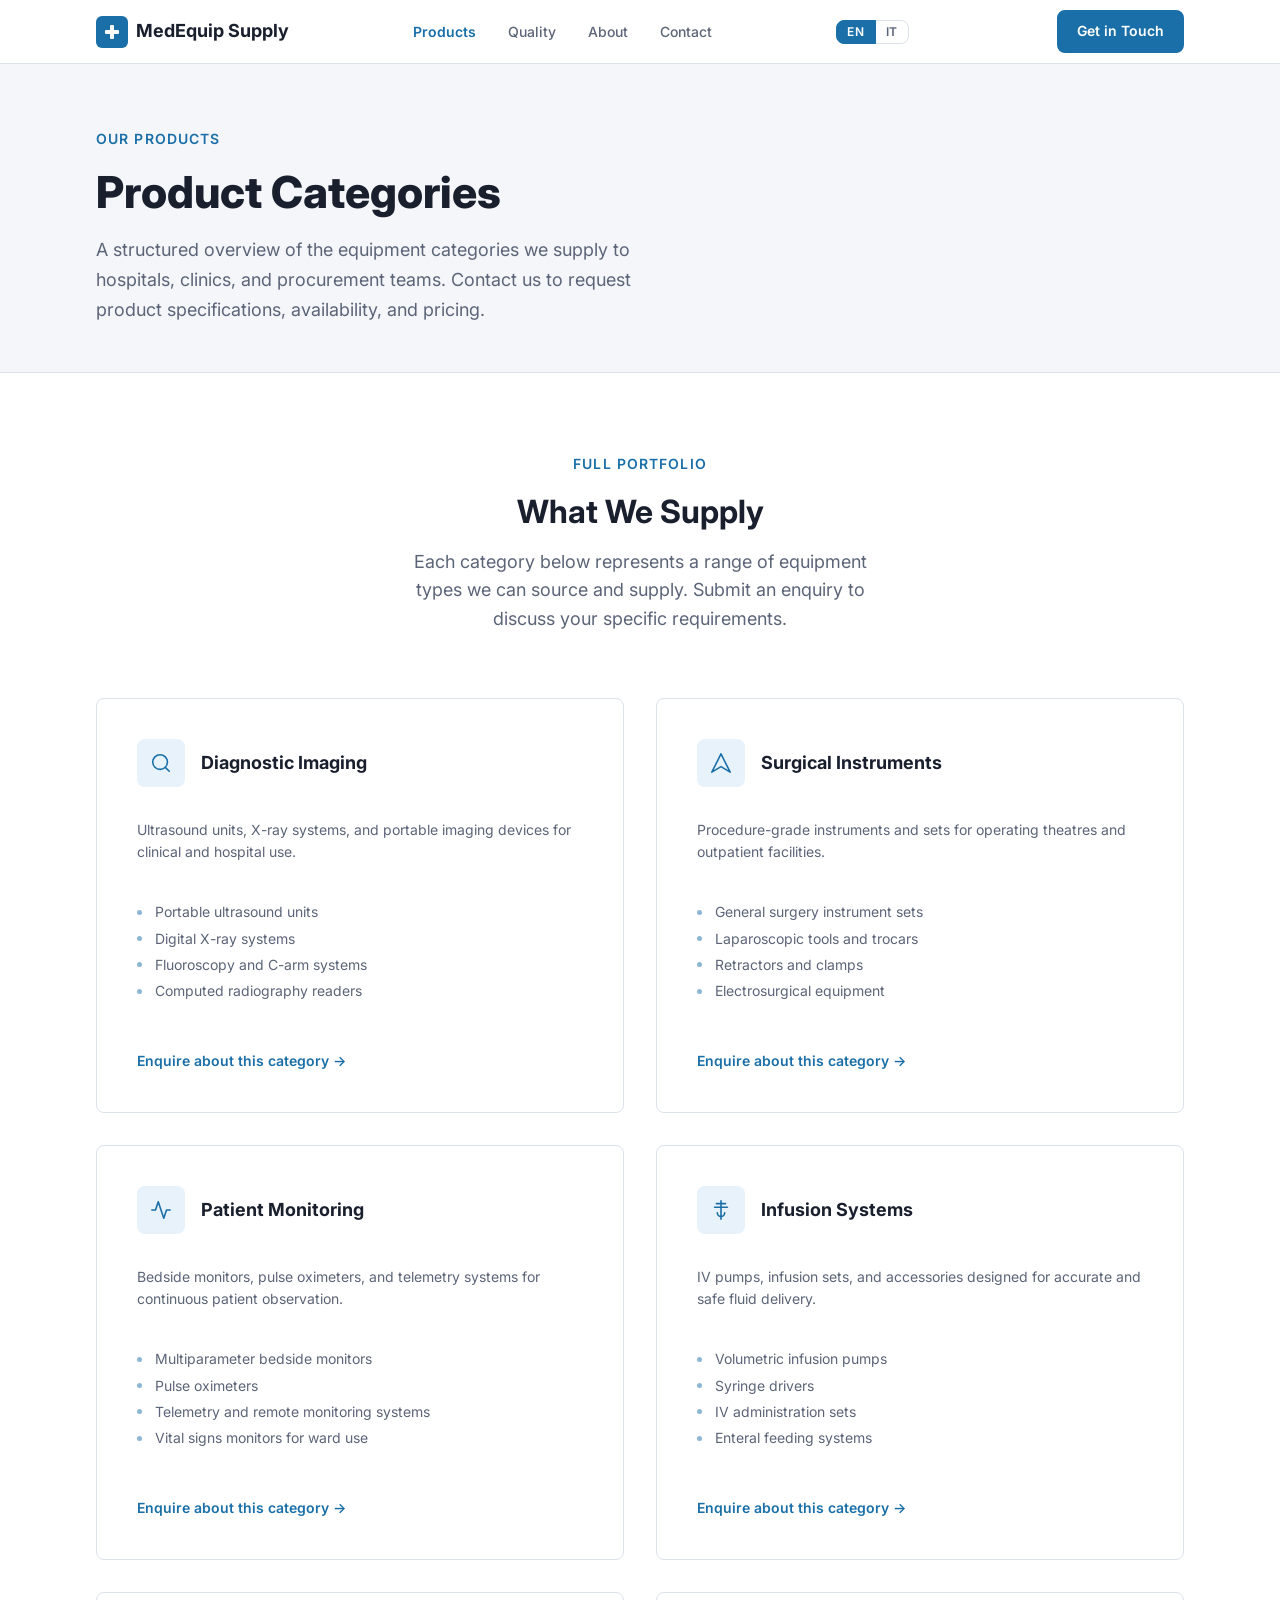
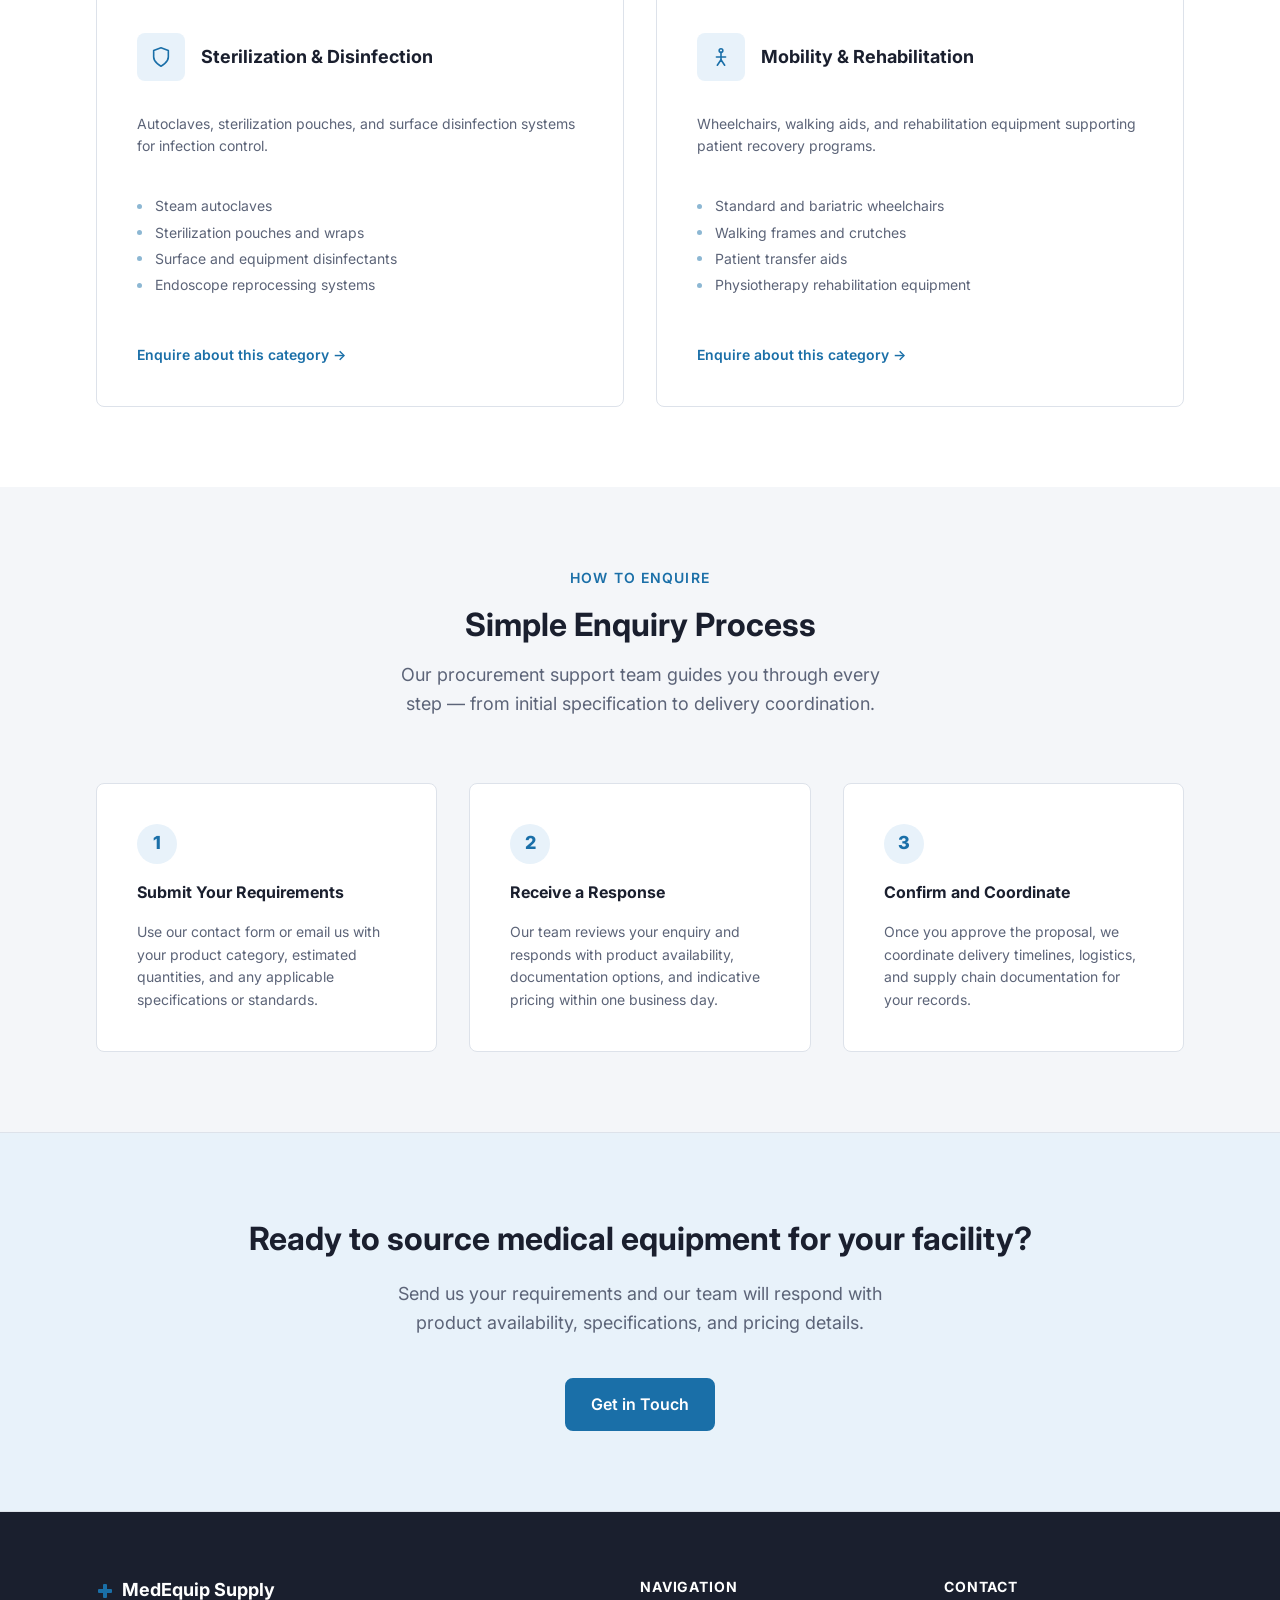
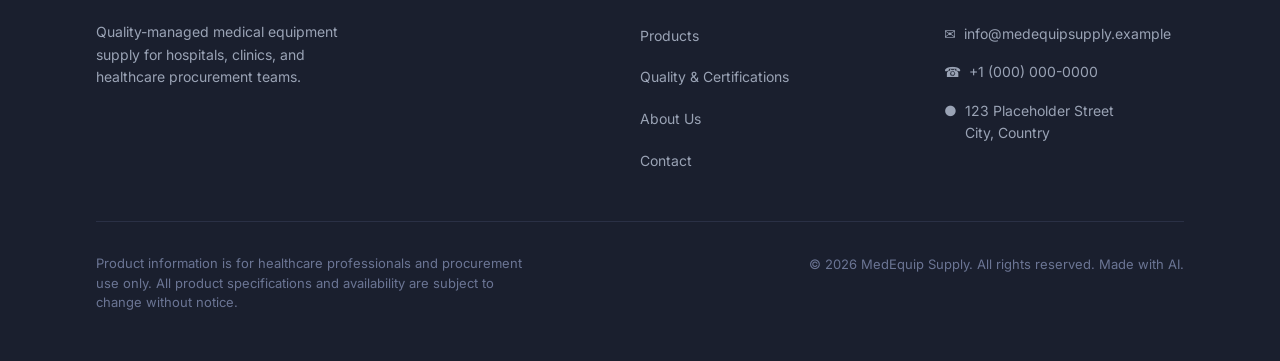
<file: products.html>
<!DOCTYPE html>
<html lang="en">
<head>
  <meta charset="UTF-8">
  <meta name="viewport" content="width=device-width, initial-scale=1.0">

  <!-- Page identity for i18n engine -->
  <meta name="i18n-page" content="products">

  <!-- SEO (defaults; overwritten by i18n.js on load) -->
  <title>Products — MedEquip Supply</title>
  <meta name="description" content="Browse our full range of medical equipment categories: diagnostic imaging, surgical instruments, patient monitoring, infusion systems, sterilization, and mobility equipment.">

  <!-- Open Graph -->
  <meta property="og:type"        content="website">
  <meta property="og:title"       content="Products — MedEquip Supply">
  <meta property="og:description" content="Browse our full range of medical equipment categories for hospitals, clinics, and healthcare procurement teams.">
  <meta property="og:url"         content="https://example.com/products.html">

  <!-- Fonts -->
  <link rel="preconnect" href="https://fonts.googleapis.com">
  <link rel="preconnect" href="https://fonts.gstatic.com" crossorigin>
  <link href="https://fonts.googleapis.com/css2?family=Inter:wght@400;500;600;700;800&display=swap" rel="stylesheet">

  <link rel="stylesheet" href="css/style.css">
</head>
<body>

  <!-- =====================================================
       Navigation
       ===================================================== -->
  <header class="site-header">
    <nav class="nav container" aria-label="Main navigation"
         data-i18n-attr="aria-label:nav.ariaLabel">

      <a href="index.html" class="nav__logo" aria-label="MedEquip Supply home"
         data-i18n-attr="aria-label:nav.logoAriaLabel">
        <span class="nav__logo-mark" aria-hidden="true">
          <svg width="18" height="18" viewBox="0 0 18 18" fill="none" aria-hidden="true">
            <rect x="7" y="2" width="4" height="14" rx="1" fill="#fff"/>
            <rect x="2" y="7" width="14" height="4" rx="1" fill="#fff"/>
          </svg>
        </span>
        MedEquip Supply
      </a>

      <!-- Mobile toggle -->
      <button class="nav__toggle" aria-expanded="false" aria-controls="nav-links"
              aria-label="Toggle navigation menu"
              data-i18n-attr="aria-label:nav.toggleAriaLabel">
        <span></span>
        <span></span>
        <span></span>
      </button>

      <ul class="nav__links" id="nav-links" role="list">
        <li><a href="products.html" aria-current="page" data-i18n="nav.products">Products</a></li>
        <li><a href="quality.html"  data-i18n="nav.quality">Quality</a></li>
        <li><a href="about.html"    data-i18n="nav.about">About</a></li>
        <li><a href="contact.html"  data-i18n="nav.contact">Contact</a></li>
        <!--
        <li class="nav__cta-wrap">
          <a href="contact.html" class="btn btn--primary nav__cta"
             data-i18n="nav.cta">Get in Touch</a>
        </li>
        -->
      </ul>

      <!-- Language switcher — always visible -->
      <div class="lang-switcher" role="group" aria-label="Select language"
           data-i18n-attr="aria-label:nav.langSwitcherLabel">
        <button class="lang-switcher__btn" data-lang="en"
                aria-current="true" type="button">EN</button>
        <button class="lang-switcher__btn" data-lang="it"
                aria-current="false" type="button">IT</button>
      </div>

      <div class="nav__cta-wrap">
        <a href="contact.html" class="btn btn--primary nav__cta"
           data-i18n="nav.cta">Get in Touch</a>
      </div>

    </nav>
  </header>

  <main id="main-content">

    <!-- =====================================================
         Page Header
         ===================================================== -->
    <section class="page-header">
      <div class="container">
        <div class="page-header__inner">
          <span class="section__label"
                data-i18n="products.header.label">Our Products</span>
          <h1 class="page-header__title"
              data-i18n="products.header.title">Product Categories</h1>
          <p class="page-header__sub"
             data-i18n="products.header.sub">
            A structured overview of the equipment categories we supply to hospitals,
            clinics, and procurement teams. Contact us to request product specifications,
            availability, and pricing.
          </p>
        </div>
      </div>
    </section>

    <!-- =====================================================
         Product Categories
         ===================================================== -->
    <section class="section" aria-labelledby="categories-heading">
      <div class="container">

        <header class="section-header section-header--center">
          <span class="section__label"
                data-i18n="products.categories.sectionLabel">Full Portfolio</span>
          <h2 class="section__heading" id="categories-heading"
              data-i18n="products.categories.heading">What We Supply</h2>
          <p class="section__sub"
             data-i18n="products.categories.sub">
            Each category below represents a range of equipment types we can source
            and supply. Submit an enquiry to discuss your specific requirements.
          </p>
        </header>

        <ul class="products-grid" role="list">

          <!-- Diagnostic Imaging -->
          <li>
            <article class="category-card category-card--lg">
              <div class="category-card__header">
                <div class="category-card__icon" aria-hidden="true">
                  <svg width="22" height="22" viewBox="0 0 24 24" fill="none" stroke="currentColor" stroke-width="1.75" stroke-linecap="round" stroke-linejoin="round">
                    <circle cx="11" cy="11" r="8"/><path d="m21 21-4.3-4.3"/>
                  </svg>
                </div>
                <h3 class="category-card__name"
                    data-i18n="categories.diagnosticName">Diagnostic Imaging</h3>
              </div>
              <p class="category-card__desc"
                 data-i18n="categories.diagnosticDesc">
                Ultrasound units, X-ray systems, and portable imaging devices for
                clinical and hospital use.
              </p>
              <ul class="category-card__products" role="list">
                <li data-i18n="products.diagnostic.item1">Portable ultrasound units</li>
                <li data-i18n="products.diagnostic.item2">Digital X-ray systems</li>
                <li data-i18n="products.diagnostic.item3">Fluoroscopy and C-arm systems</li>
                <li data-i18n="products.diagnostic.item4">Computed radiography readers</li>
              </ul>
              <a href="contact.html" class="category-card__enquire">
                <span data-i18n="products.enquireLink">Enquire about this category</span>
                <span aria-hidden="true">→</span>
              </a>
            </article>
          </li>

          <!-- Surgical Instruments -->
          <li>
            <article class="category-card category-card--lg">
              <div class="category-card__header">
                <div class="category-card__icon" aria-hidden="true">
                  <svg width="22" height="22" viewBox="0 0 24 24" fill="none" stroke="currentColor" stroke-width="1.75" stroke-linecap="round" stroke-linejoin="round">
                    <path d="M12 2 2 22l10-6 10 6L12 2Z"/>
                  </svg>
                </div>
                <h3 class="category-card__name"
                    data-i18n="categories.surgicalName">Surgical Instruments</h3>
              </div>
              <p class="category-card__desc"
                 data-i18n="categories.surgicalDesc">
                Procedure-grade instruments and sets for operating theatres and
                outpatient facilities.
              </p>
              <ul class="category-card__products" role="list">
                <li data-i18n="products.surgical.item1">General surgery instrument sets</li>
                <li data-i18n="products.surgical.item2">Laparoscopic tools and trocars</li>
                <li data-i18n="products.surgical.item3">Retractors and clamps</li>
                <li data-i18n="products.surgical.item4">Electrosurgical equipment</li>
              </ul>
              <a href="contact.html" class="category-card__enquire">
                <span data-i18n="products.enquireLink">Enquire about this category</span>
                <span aria-hidden="true">→</span>
              </a>
            </article>
          </li>

          <!-- Patient Monitoring -->
          <li>
            <article class="category-card category-card--lg">
              <div class="category-card__header">
                <div class="category-card__icon" aria-hidden="true">
                  <svg width="22" height="22" viewBox="0 0 24 24" fill="none" stroke="currentColor" stroke-width="1.75" stroke-linecap="round" stroke-linejoin="round">
                    <polyline points="22 12 18 12 15 21 9 3 6 12 2 12"/>
                  </svg>
                </div>
                <h3 class="category-card__name"
                    data-i18n="categories.monitoringName">Patient Monitoring</h3>
              </div>
              <p class="category-card__desc"
                 data-i18n="categories.monitoringDesc">
                Bedside monitors, pulse oximeters, and telemetry systems for continuous
                patient observation.
              </p>
              <ul class="category-card__products" role="list">
                <li data-i18n="products.monitoring.item1">Multiparameter bedside monitors</li>
                <li data-i18n="products.monitoring.item2">Pulse oximeters</li>
                <li data-i18n="products.monitoring.item3">Telemetry and remote monitoring systems</li>
                <li data-i18n="products.monitoring.item4">Vital signs monitors for ward use</li>
              </ul>
              <a href="contact.html" class="category-card__enquire">
                <span data-i18n="products.enquireLink">Enquire about this category</span>
                <span aria-hidden="true">→</span>
              </a>
            </article>
          </li>

          <!-- Infusion Systems -->
          <li>
            <article class="category-card category-card--lg">
              <div class="category-card__header">
                <div class="category-card__icon" aria-hidden="true">
                  <svg width="22" height="22" viewBox="0 0 24 24" fill="none" stroke="currentColor" stroke-width="1.75" stroke-linecap="round" stroke-linejoin="round">
                    <path d="M12 2v20M5 9h14M7 5h10"/>
                    <path d="M8 15c0 2.2 1.8 4 4 4s4-1.8 4-4"/>
                  </svg>
                </div>
                <h3 class="category-card__name"
                    data-i18n="categories.infusionName">Infusion Systems</h3>
              </div>
              <p class="category-card__desc"
                 data-i18n="categories.infusionDesc">
                IV pumps, infusion sets, and accessories designed for accurate and
                safe fluid delivery.
              </p>
              <ul class="category-card__products" role="list">
                <li data-i18n="products.infusion.item1">Volumetric infusion pumps</li>
                <li data-i18n="products.infusion.item2">Syringe drivers</li>
                <li data-i18n="products.infusion.item3">IV administration sets</li>
                <li data-i18n="products.infusion.item4">Enteral feeding systems</li>
              </ul>
              <a href="contact.html" class="category-card__enquire">
                <span data-i18n="products.enquireLink">Enquire about this category</span>
                <span aria-hidden="true">→</span>
              </a>
            </article>
          </li>

          <!-- Sterilization & Disinfection -->
          <li>
            <article class="category-card category-card--lg">
              <div class="category-card__header">
                <div class="category-card__icon" aria-hidden="true">
                  <svg width="22" height="22" viewBox="0 0 24 24" fill="none" stroke="currentColor" stroke-width="1.75" stroke-linecap="round" stroke-linejoin="round">
                    <path d="M12 22s8-4 8-10V5l-8-3-8 3v7c0 6 8 10 8 10z"/>
                  </svg>
                </div>
                <h3 class="category-card__name"
                    data-i18n-html="categories.sterilName">Sterilization &amp; Disinfection</h3>
              </div>
              <p class="category-card__desc"
                 data-i18n="categories.sterilDesc">
                Autoclaves, sterilization pouches, and surface disinfection systems
                for infection control.
              </p>
              <ul class="category-card__products" role="list">
                <li data-i18n="products.steril.item1">Steam autoclaves</li>
                <li data-i18n="products.steril.item2">Sterilization pouches and wraps</li>
                <li data-i18n="products.steril.item3">Surface and equipment disinfectants</li>
                <li data-i18n="products.steril.item4">Endoscope reprocessing systems</li>
              </ul>
              <a href="contact.html" class="category-card__enquire">
                <span data-i18n="products.enquireLink">Enquire about this category</span>
                <span aria-hidden="true">→</span>
              </a>
            </article>
          </li>

          <!-- Mobility & Rehabilitation -->
          <li>
            <article class="category-card category-card--lg">
              <div class="category-card__header">
                <div class="category-card__icon" aria-hidden="true">
                  <svg width="22" height="22" viewBox="0 0 24 24" fill="none" stroke="currentColor" stroke-width="1.75" stroke-linecap="round" stroke-linejoin="round">
                    <circle cx="12" cy="5" r="2"/>
                    <path d="M12 7v8"/>
                    <path d="M8 21l4-6 4 6"/>
                    <path d="M7 12h10"/>
                  </svg>
                </div>
                <h3 class="category-card__name"
                    data-i18n-html="categories.mobilityName">Mobility &amp; Rehabilitation</h3>
              </div>
              <p class="category-card__desc"
                 data-i18n="categories.mobilityDesc">
                Wheelchairs, walking aids, and rehabilitation equipment supporting
                patient recovery programs.
              </p>
              <ul class="category-card__products" role="list">
                <li data-i18n="products.mobility.item1">Standard and bariatric wheelchairs</li>
                <li data-i18n="products.mobility.item2">Walking frames and crutches</li>
                <li data-i18n="products.mobility.item3">Patient transfer aids</li>
                <li data-i18n="products.mobility.item4">Physiotherapy rehabilitation equipment</li>
              </ul>
              <a href="contact.html" class="category-card__enquire">
                <span data-i18n="products.enquireLink">Enquire about this category</span>
                <span aria-hidden="true">→</span>
              </a>
            </article>
          </li>

        </ul>

      </div>
    </section>

    <!-- =====================================================
         Enquiry Process
         ===================================================== -->
    <section class="section section--surface" aria-labelledby="process-heading">
      <div class="container">

        <header class="process__header">
          <span class="section__label"
                data-i18n="products.process.sectionLabel">How to Enquire</span>
          <h2 class="section__heading" id="process-heading"
              data-i18n="products.process.heading">Simple Enquiry Process</h2>
          <p class="section__sub"
             data-i18n="products.process.sub">
            Our procurement support team guides you through every step — from
            initial specification to delivery coordination.
          </p>
        </header>

        <ol class="enquiry-steps" role="list">

          <li class="enquiry-step">
            <div class="enquiry-step__number" aria-hidden="true">1</div>
            <h3 class="enquiry-step__title"
                data-i18n="products.process.step1Title">Submit Your Requirements</h3>
            <p class="enquiry-step__text"
               data-i18n="products.process.step1Text">
              Use our contact form or email us with your product category, estimated
              quantities, and any applicable specifications or standards.
            </p>
          </li>

          <li class="enquiry-step">
            <div class="enquiry-step__number" aria-hidden="true">2</div>
            <h3 class="enquiry-step__title"
                data-i18n="products.process.step2Title">Receive a Response</h3>
            <p class="enquiry-step__text"
               data-i18n="products.process.step2Text">
              Our team reviews your enquiry and responds with product availability,
              documentation options, and indicative pricing within one business day.
            </p>
          </li>

          <li class="enquiry-step">
            <div class="enquiry-step__number" aria-hidden="true">3</div>
            <h3 class="enquiry-step__title"
                data-i18n="products.process.step3Title">Confirm and Coordinate</h3>
            <p class="enquiry-step__text"
               data-i18n="products.process.step3Text">
              Once you approve the proposal, we coordinate delivery timelines,
              logistics, and supply chain documentation for your records.
            </p>
          </li>

        </ol>

      </div>
    </section>

    <!-- =====================================================
         Contact CTA Banner
         ===================================================== -->
    <section class="cta-banner" aria-labelledby="cta-heading">
      <div class="container">
        <h2 class="cta-banner__heading" id="cta-heading"
            data-i18n="cta.heading">
          Ready to source medical equipment for your facility?
        </h2>
        <p class="cta-banner__sub" data-i18n="cta.sub">
          Send us your requirements and our team will respond with product
          availability, specifications, and pricing details.
        </p>
        <a href="contact.html" class="btn btn--primary"
           data-i18n="cta.btn">Get in Touch</a>
      </div>
    </section>

  </main>

  <!-- =====================================================
       Footer
       ===================================================== -->
  <footer class="site-footer" role="contentinfo">
    <div class="container">

      <div class="footer__grid">

        <div>
          <div class="footer__brand-name">
            <span aria-hidden="true">
              <svg width="18" height="18" viewBox="0 0 18 18" fill="none">
                <rect x="7" y="2" width="4" height="14" rx="1" fill="#1a6fa8"/>
                <rect x="2" y="7" width="14" height="4" rx="1" fill="#1a6fa8"/>
              </svg>
            </span>
            MedEquip Supply
          </div>
          <p class="footer__tagline" data-i18n="footer.tagline">
            Quality-managed medical equipment supply for hospitals, clinics,
            and healthcare procurement teams.
          </p>
        </div>

        <div>
          <div class="footer__col-title"
               data-i18n="footer.navColTitle">Navigation</div>
          <ul class="footer__links" role="list">
            <li><a href="products.html" data-i18n="footer.navProducts">Products</a></li>
            <li><a href="quality.html"  data-i18n-html="footer.navQuality">Quality &amp; Certifications</a></li>
            <li><a href="about.html"    data-i18n="footer.navAbout">About Us</a></li>
            <li><a href="contact.html"  data-i18n="footer.navContact">Contact</a></li>
          </ul>
        </div>

        <div>
          <div class="footer__col-title"
               data-i18n="footer.contactColTitle">Contact</div>
          <div class="footer__contact-item">
            <span aria-hidden="true">&#9993;</span>
            <span>info@medequipsupply.example</span>
          </div>
          <div class="footer__contact-item">
            <span aria-hidden="true">&#9742;</span>
            <span>+1 (000) 000-0000</span>
          </div>
          <div class="footer__contact-item">
            <span aria-hidden="true">&#9679;</span>
            <span>123 Placeholder Street<br>City, Country</span>
          </div>
        </div>

      </div>

      <div class="footer__bottom">
        <p class="footer__disclaimer" data-i18n="footer.disclaimer">
          Product information is for healthcare professionals and procurement use only.
          All product specifications and availability are subject to change without notice.
        </p>
        <p class="footer__copyright">
          &copy; <span id="footer-year">2026</span>
          <span data-i18n="footer.copyrightSuffix">MedEquip Supply. All rights reserved.</span>
        </p>
      </div>

    </div>
  </footer>

  <script src="js/i18n.js"></script>
  <script src="js/main.js"></script>
</body>
</html>
</file>
<file: css/style.css>
/* ============================================================
   Design System — MedEquip Supply
   ============================================================ */

/* --- Custom Properties --- */
:root {
  /* Colors */
  --color-bg:       #ffffff;
  --color-surface:  #f4f6f9;
  --color-border:   #dde2ea;
  --color-accent:   #1a6fa8;
  --color-accent-h: #155d8e;   /* hover state */
  --color-accent-lt:#e8f2fa;   /* light tint for banners */
  --color-text:     #1a1f2e;
  --color-muted:    #5c6478;
  --color-white:    #ffffff;

  /* Typography */
  --font-base: 'Inter', system-ui, -apple-system, sans-serif;
  --text-sm:   0.875rem;   /* 14px */
  --text-base: 1rem;       /* 16px */
  --text-md:   1.125rem;   /* 18px */
  --text-lg:   1.5rem;     /* 24px */
  --text-xl:   2rem;       /* 32px */
  --text-2xl:  3rem;       /* 48px */
  --leading:   1.6;

  /* Spacing (8px unit) */
  --space-1:  0.5rem;
  --space-2:  1rem;
  --space-3:  1.5rem;
  --space-4:  2rem;
  --space-5:  2.5rem;
  --space-6:  3rem;
  --space-8:  4rem;
  --space-10: 5rem;

  /* Radii & Shadows */
  --radius:   0.5rem;
  --shadow-sm: 0 1px 3px rgba(0,0,0,.08), 0 1px 2px rgba(0,0,0,.05);
  --shadow:    0 4px 12px rgba(0,0,0,.08), 0 2px 4px rgba(0,0,0,.05);

  /* Layout */
  --container: 72rem;  /* 1152px */
  --nav-h:     4rem;
}

/* --- Reset & Base --- */
*, *::before, *::after {
  box-sizing: border-box;
  margin: 0;
  padding: 0;
}

html {
  scroll-behavior: smooth;
  -webkit-text-size-adjust: 100%;
}

body {
  font-family: var(--font-base);
  font-size: var(--text-base);
  line-height: var(--leading);
  color: var(--color-text);
  background: var(--color-bg);
}

img, svg {
  display: block;
  max-width: 100%;
}

a {
  color: var(--color-accent);
  text-decoration: none;
}

a:hover {
  text-decoration: underline;
}

ul {
  list-style: none;
}

/* --- Utilities --- */
.container {
  width: 100%;
  max-width: var(--container);
  margin-inline: auto;
  padding-inline: var(--space-4);
}

.section {
  padding-block: var(--space-10);
}

.section--surface {
  background: var(--color-surface);
}

.section__label {
  display: block;
  font-size: var(--text-sm);
  font-weight: 600;
  letter-spacing: 0.08em;
  text-transform: uppercase;
  color: var(--color-accent);
  margin-bottom: var(--space-2);
}

.section__heading {
  font-size: clamp(1.5rem, 3vw, 2rem);
  font-weight: 700;
  line-height: 1.25;
  color: var(--color-text);
  margin-bottom: var(--space-2);
}

.section__sub {
  font-size: var(--text-md);
  color: var(--color-muted);
  max-width: 44ch;
}

/* --- Buttons --- */
.btn {
  display: inline-flex;
  align-items: center;
  gap: var(--space-1);
  padding: 0.75rem 1.5rem;
  font-family: var(--font-base);
  font-size: var(--text-base);
  font-weight: 600;
  border-radius: var(--radius);
  border: 2px solid transparent;
  cursor: pointer;
  transition: background 0.18s ease, color 0.18s ease, border-color 0.18s ease;
  text-decoration: none;
  white-space: nowrap;
}

.btn--primary {
  background: var(--color-accent);
  color: var(--color-white);
  border-color: var(--color-accent);
}

.btn--primary:hover,
.btn--primary:focus-visible {
  background: var(--color-accent-h);
  border-color: var(--color-accent-h);
  text-decoration: none;
}

.btn--ghost {
  background: transparent;
  color: var(--color-accent);
  border-color: var(--color-accent);
}

.btn--ghost:hover,
.btn--ghost:focus-visible {
  background: var(--color-accent-lt);
  text-decoration: none;
}

/* Focus ring — accessible */
:focus-visible {
  outline: 3px solid var(--color-accent);
  outline-offset: 3px;
  border-radius: 2px;
}

/* ============================================================
   Navigation
   ============================================================ */
.site-header {
  position: sticky;
  top: 0;
  z-index: 100;
  background: var(--color-white);
  border-bottom: 1px solid var(--color-border);
  height: var(--nav-h);
}

.nav {
  display: flex;
  align-items: center;
  justify-content: space-between;
  height: 100%;
}

.nav__logo {
  display: flex;
  align-items: center;
  gap: var(--space-1);
  font-size: 1.125rem;
  font-weight: 700;
  color: var(--color-text);
  text-decoration: none;
}

.nav__logo-mark {
  display: flex;
  align-items: center;
  justify-content: center;
  width: 2rem;
  height: 2rem;
  background: var(--color-accent);
  border-radius: 6px;
  flex-shrink: 0;
}

.nav__links {
  display: flex;
  align-items: center;
  gap: var(--space-4);
}

.nav__links a {
  font-size: var(--text-sm);
  font-weight: 500;
  color: var(--color-muted);
  text-decoration: none;
  transition: color 0.15s ease;
  padding-block: var(--space-1);
}

.nav__links a:hover,
.nav__links a:focus-visible {
  color: var(--color-accent);
}

.nav__cta {
  padding: 0.5rem 1.125rem;
  font-size: var(--text-sm);
}

/* Hamburger */
.nav__toggle {
  display: none;
  flex-direction: column;
  justify-content: center;
  gap: 5px;
  width: 2rem;
  height: 2rem;
  background: none;
  border: none;
  cursor: pointer;
  padding: 0;
}

.nav__toggle span {
  display: block;
  width: 100%;
  height: 2px;
  background: var(--color-text);
  border-radius: 2px;
  transition: transform 0.25s ease, opacity 0.25s ease;
}

/* Open state */
.nav__toggle[aria-expanded="true"] span:nth-child(1) {
  transform: translateY(7px) rotate(45deg);
}
.nav__toggle[aria-expanded="true"] span:nth-child(2) {
  opacity: 0;
}
.nav__toggle[aria-expanded="true"] span:nth-child(3) {
  transform: translateY(-7px) rotate(-45deg);
}

/* ============================================================
   Language Switcher
   ============================================================ */
.lang-switcher {
  display: flex;
  align-items: center;
  margin-right: var(--space-3);
}

.lang-switcher__btn {
  background: none;
  border: 1px solid var(--color-border);
  font-family: var(--font-base);
  font-size: 0.75rem;
  font-weight: 600;
  letter-spacing: 0.05em;
  color: var(--color-muted);
  cursor: pointer;
  padding: 0.3125rem 0.625rem;
  line-height: 1;
  transition: color 0.15s, background 0.15s, border-color 0.15s;
}

.lang-switcher__btn:first-child {
  border-radius: var(--radius) 0 0 var(--radius);
}

.lang-switcher__btn:last-child {
  border-radius: 0 var(--radius) var(--radius) 0;
  margin-left: -1px; /* collapse shared border */
}

.lang-switcher__btn:hover {
  color: var(--color-accent);
  border-color: var(--color-accent);
  position: relative; z-index: 1;
}

.lang-switcher__btn[aria-current="true"] {
  background: var(--color-accent);
  color: var(--color-white);
  border-color: var(--color-accent);
  position: relative; z-index: 1;
}

.lang-switcher__btn:focus-visible {
  outline: 3px solid var(--color-accent);
  outline-offset: 3px;
  border-radius: 2px;
  z-index: 2;
}

/* ============================================================
   Hero
   ============================================================ */
.hero {
  background: var(--color-surface);
  padding-block: var(--space-10);
  overflow: hidden;
}

.hero__inner {
  display: grid;
  grid-template-columns: 1fr 1fr;
  align-items: center;
  gap: var(--space-8);
}

.hero__content {
  max-width: 36rem;
}

.hero__eyebrow {
  display: inline-block;
  font-size: var(--text-sm);
  font-weight: 600;
  letter-spacing: 0.08em;
  text-transform: uppercase;
  color: var(--color-accent);
  margin-bottom: var(--space-3);
}

.hero__title {
  font-size: clamp(2rem, 4.5vw, 3rem);
  font-weight: 800;
  line-height: 1.15;
  color: var(--color-text);
  margin-bottom: var(--space-3);
}

.hero__desc {
  font-size: var(--text-md);
  color: var(--color-muted);
  line-height: 1.7;
  margin-bottom: var(--space-5);
  max-width: 42ch;
}

.hero__actions {
  display: flex;
  flex-wrap: wrap;
  align-items: center;
  gap: var(--space-2);
}

.hero__visual {
  position: relative;
  aspect-ratio: 4/3;
  background: var(--color-white);
  border-radius: var(--radius);
  box-shadow: var(--shadow);
  display: flex;
  align-items: center;
  justify-content: center;
  overflow: hidden;
}

.hero__visual-placeholder {
  display: flex;
  flex-direction: column;
  align-items: center;
  justify-content: center;
  gap: var(--space-2);
  padding: var(--space-4);
  text-align: center;
  color: var(--color-muted);
}

.hero__visual-placeholder svg {
  opacity: 0.35;
}

.hero__visual-placeholder p {
  font-size: var(--text-sm);
  font-style: italic;
}

/* ============================================================
   Product Categories
   ============================================================ */
.categories__header {
  text-align: center;
  margin-bottom: var(--space-8);
}

.categories__header .section__sub {
  margin-inline: auto;
}

.categories__grid {
  display: grid;
  grid-template-columns: repeat(3, 1fr);
  gap: var(--space-4);
}

.category-card {
  background: var(--color-white);
  border: 1px solid var(--color-border);
  border-radius: var(--radius);
  padding: var(--space-5);
  transition: box-shadow 0.2s ease, border-color 0.2s ease;
  text-decoration: none;
  color: inherit;
  display: flex;
  flex-direction: column;
  gap: var(--space-2);
}

.category-card:hover,
.category-card:focus-visible {
  box-shadow: var(--shadow);
  border-color: var(--color-accent);
  text-decoration: none;
}

.category-card__icon {
  display: flex;
  align-items: center;
  justify-content: center;
  width: 3rem;
  height: 3rem;
  background: var(--color-accent-lt);
  border-radius: var(--radius);
  margin-bottom: var(--space-1);
  flex-shrink: 0;
}

.category-card__icon svg {
  color: var(--color-accent);
}

.category-card__name {
  font-size: var(--text-md);
  font-weight: 700;
  color: var(--color-text);
}

.category-card__desc {
  font-size: var(--text-sm);
  color: var(--color-muted);
  line-height: 1.55;
}

.category-card__link {
  font-size: var(--text-sm);
  font-weight: 600;
  color: var(--color-accent);
  margin-top: auto;
  display: flex;
  align-items: center;
  gap: 0.25rem;
}

/* ============================================================
   Quality & Compliance
   ============================================================ */
.quality__inner {
  display: grid;
  grid-template-columns: 1fr 1fr;
  align-items: center;
  gap: var(--space-8);
}

.quality__content .section__sub {
  margin-bottom: var(--space-5);
}

.quality__badges {
  display: flex;
  flex-direction: column;
  gap: var(--space-3);
}

.quality-badge {
  display: flex;
  align-items: flex-start;
  gap: var(--space-3);
}

.quality-badge__icon {
  display: flex;
  align-items: center;
  justify-content: center;
  width: 2.5rem;
  height: 2.5rem;
  background: var(--color-accent-lt);
  border-radius: var(--radius);
  flex-shrink: 0;
  margin-top: 2px;
}

.quality-badge__icon svg {
  color: var(--color-accent);
}

.quality-badge__title {
  font-weight: 700;
  font-size: var(--text-base);
  color: var(--color-text);
  margin-bottom: 0.25rem;
}

.quality-badge__text {
  font-size: var(--text-sm);
  color: var(--color-muted);
  line-height: 1.55;
}

.quality__visual {
  background: var(--color-accent-lt);
  border-radius: var(--radius);
  aspect-ratio: 4/3;
  display: flex;
  align-items: center;
  justify-content: center;
  padding: var(--space-6);
}

.quality__visual-inner {
  display: flex;
  flex-direction: column;
  gap: var(--space-3);
  width: 100%;
}

.quality__stat {
  background: var(--color-white);
  border-radius: var(--radius);
  padding: var(--space-3) var(--space-4);
  box-shadow: var(--shadow-sm);
  display: flex;
  align-items: center;
  gap: var(--space-3);
}

.quality__stat-icon {
  color: var(--color-accent);
  flex-shrink: 0;
}

.quality__stat-label {
  font-size: var(--text-sm);
  color: var(--color-muted);
}

.quality__stat-value {
  font-weight: 700;
  color: var(--color-text);
}

/* ============================================================
   Why Choose Us
   ============================================================ */
.pillars__header {
  text-align: center;
  margin-bottom: var(--space-8);
}

.pillars__header .section__sub {
  margin-inline: auto;
}

.pillars__grid {
  display: grid;
  grid-template-columns: repeat(2, 1fr);
  gap: var(--space-4);
}

.pillar {
  background: var(--color-white);
  border: 1px solid var(--color-border);
  border-radius: var(--radius);
  padding: var(--space-5);
  display: flex;
  flex-direction: column;
  gap: var(--space-2);
}

.pillar__icon {
  display: flex;
  align-items: center;
  justify-content: center;
  width: 3rem;
  height: 3rem;
  background: var(--color-accent-lt);
  border-radius: var(--radius);
  margin-bottom: var(--space-1);
}

.pillar__icon svg {
  color: var(--color-accent);
}

.pillar__heading {
  font-size: var(--text-md);
  font-weight: 700;
  color: var(--color-text);
}

.pillar__text {
  font-size: var(--text-sm);
  color: var(--color-muted);
  line-height: 1.6;
}

/* ============================================================
   Contact CTA Banner
   ============================================================ */
.cta-banner {
  background: var(--color-accent-lt);
  border-top: 1px solid var(--color-border);
  border-bottom: 1px solid var(--color-border);
  padding-block: var(--space-10);
  text-align: center;
}

.cta-banner__heading {
  font-size: clamp(1.5rem, 3vw, 2rem);
  font-weight: 700;
  color: var(--color-text);
  margin-bottom: var(--space-2);
}

.cta-banner__sub {
  font-size: var(--text-md);
  color: var(--color-muted);
  margin-bottom: var(--space-5);
  max-width: 50ch;
  margin-inline: auto;
}

/* ============================================================
   Footer
   ============================================================ */
.site-footer {
  background: var(--color-text);
  color: #9aa3b5;
  padding-block: var(--space-8) var(--space-6);
}

.footer__grid {
  display: grid;
  grid-template-columns: 2fr 1fr 1fr;
  gap: var(--space-8);
  margin-bottom: var(--space-6);
}

.footer__brand-name {
  font-size: var(--text-md);
  font-weight: 700;
  color: var(--color-white);
  margin-bottom: var(--space-2);
  display: flex;
  align-items: center;
  gap: var(--space-1);
}

.footer__tagline {
  font-size: var(--text-sm);
  line-height: 1.6;
  max-width: 30ch;
}

.footer__col-title {
  font-size: var(--text-sm);
  font-weight: 700;
  color: var(--color-white);
  margin-bottom: var(--space-3);
  text-transform: uppercase;
  letter-spacing: 0.06em;
}

.footer__links {
  display: flex;
  flex-direction: column;
  gap: var(--space-2);
}

.footer__links a {
  font-size: var(--text-sm);
  color: #9aa3b5;
  text-decoration: none;
  transition: color 0.15s ease;
}

.footer__links a:hover {
  color: var(--color-white);
}

.footer__contact-item {
  display: flex;
  align-items: flex-start;
  gap: var(--space-1);
  font-size: var(--text-sm);
  margin-bottom: var(--space-2);
}

.footer__bottom {
  border-top: 1px solid #2a3045;
  padding-top: var(--space-4);
  display: flex;
  align-items: flex-start;
  flex-wrap: wrap;
  gap: var(--space-2);
  justify-content: space-between;
}

.footer__disclaimer {
  font-size: 0.8125rem;
  color: #6b7594;
  max-width: 55ch;
  line-height: 1.5;
}

.footer__copyright {
  font-size: 0.8125rem;
  color: #6b7594;
  white-space: nowrap;
}

/* ============================================================
   Page Header (inner pages)
   ============================================================ */
.page-header {
  background: var(--color-surface);
  border-bottom: 1px solid var(--color-border);
  padding-block: var(--space-8) var(--space-6);
}

.page-header__inner {
  max-width: 52rem;
}

.page-header__title {
  font-size: clamp(2rem, 4vw, 2.75rem);
  font-weight: 800;
  line-height: 1.2;
  color: var(--color-text);
  margin-bottom: var(--space-2);
}

.page-header__sub {
  font-size: var(--text-md);
  color: var(--color-muted);
  max-width: 52ch;
  line-height: 1.65;
}

/* ============================================================
   Section Header (centered variant)
   ============================================================ */
.section-header--center {
  text-align: center;
  margin-bottom: var(--space-8);
}

.section-header--center .section__sub {
  margin-inline: auto;
}

/* ============================================================
   Products Grid
   ============================================================ */
.products-grid {
  display: grid;
  grid-template-columns: repeat(2, 1fr);
  gap: var(--space-4);
}

/* ============================================================
   Category Card — expanded variant
   ============================================================ */
.category-card--lg {
  cursor: default;
  flex-direction: column;
}

/* Suppress hover lift on the expanded card itself */
.category-card--lg:hover,
.category-card--lg:focus-visible {
  box-shadow: none;
  border-color: var(--color-border);
}

.category-card__header {
  display: flex;
  align-items: center;
  gap: var(--space-2);
  margin-bottom: var(--space-2);
}

.category-card--lg .category-card__icon {
  margin-bottom: 0; /* override default bottom margin from base style */
}

.category-card--lg .category-card__name {
  font-size: var(--text-md);
  font-weight: 700;
}

.category-card--lg .category-card__desc {
  margin-bottom: var(--space-3);
}

.category-card__products {
  list-style: none;
  display: flex;
  flex-direction: column;
  gap: 0.375rem;
  margin-bottom: var(--space-4);
  flex: 1;
}

.category-card__products li {
  font-size: var(--text-sm);
  color: var(--color-muted);
  padding-left: 1.125rem;
  position: relative;
  line-height: 1.45;
}

.category-card__products li::before {
  content: '';
  position: absolute;
  left: 0;
  top: 0.525em;
  width: 5px;
  height: 5px;
  border-radius: 50%;
  background: var(--color-accent);
  opacity: 0.5;
}

.category-card__enquire {
  display: inline-flex;
  align-items: center;
  gap: 0.25rem;
  font-size: var(--text-sm);
  font-weight: 600;
  color: var(--color-accent);
  margin-top: auto;
  transition: gap 0.15s ease;
  text-decoration: none;
}

.category-card__enquire:hover {
  gap: 0.5rem;
  text-decoration: none;
}

/* ============================================================
   Enquiry Process
   ============================================================ */
.process__header {
  text-align: center;
  margin-bottom: var(--space-8);
}

.process__header .section__sub {
  margin-inline: auto;
}

.enquiry-steps {
  display: grid;
  grid-template-columns: repeat(3, 1fr);
  gap: var(--space-4);
  list-style: none;
}

.enquiry-step {
  background: var(--color-white);
  border: 1px solid var(--color-border);
  border-radius: var(--radius);
  padding: var(--space-5);
  display: flex;
  flex-direction: column;
  gap: var(--space-2);
}

.enquiry-step__number {
  display: flex;
  align-items: center;
  justify-content: center;
  width: 2.5rem;
  height: 2.5rem;
  background: var(--color-accent-lt);
  border-radius: 50%;
  font-size: var(--text-md);
  font-weight: 800;
  color: var(--color-accent);
  flex-shrink: 0;
}

.enquiry-step__title {
  font-size: var(--text-base);
  font-weight: 700;
  color: var(--color-text);
}

.enquiry-step__text {
  font-size: var(--text-sm);
  color: var(--color-muted);
  line-height: 1.6;
}

/* Nav active page link */
.nav__links a[aria-current="page"] {
  color: var(--color-accent);
  font-weight: 600;
}

/* ============================================================
   About — Mission Layout
   ============================================================ */
.about-mission {
  display: grid;
  grid-template-columns: 1fr 1fr;
  align-items: center;
  gap: var(--space-8);
}

.about-mission__content {
  display: flex;
  flex-direction: column;
  gap: var(--space-3);
}

.about-mission__para {
  font-size: var(--text-md);
  color: var(--color-muted);
  line-height: 1.7;
}

.about-mission__visual {
  background: var(--color-accent-lt);
  border-radius: var(--radius);
  aspect-ratio: 4/3;
  display: flex;
  align-items: center;
  justify-content: center;
  padding: var(--space-6);
}

/* ============================================================
   About — Commitment Points
   ============================================================ */
.commitment__list {
  display: flex;
  flex-direction: column;
  gap: var(--space-4);
  margin-top: var(--space-5);
}

.commitment-point {
  display: flex;
  align-items: flex-start;
  gap: var(--space-3);
}

.commitment-point__icon {
  display: flex;
  align-items: center;
  justify-content: center;
  width: 2.5rem;
  height: 2.5rem;
  background: var(--color-accent-lt);
  border-radius: var(--radius);
  flex-shrink: 0;
  margin-top: 2px;
}

.commitment-point__icon svg {
  color: var(--color-accent);
}

.commitment-point__text {
  font-size: var(--text-base);
  color: var(--color-muted);
  line-height: 1.65;
  padding-top: 0.4rem;
}

/* ============================================================
   Contact — Grid Layout
   ============================================================ */
.contact-grid {
  display: grid;
  grid-template-columns: 3fr 2fr;
  gap: var(--space-8);
  align-items: start;
}

/* ============================================================
   Contact — Form
   ============================================================ */
.form-stack {
  display: flex;
  flex-direction: column;
  gap: var(--space-4);
}

.form-row {
  display: grid;
  grid-template-columns: 1fr 1fr;
  gap: var(--space-4);
}

.form-group {
  display: flex;
  flex-direction: column;
  gap: 0.375rem;
}

.form-label {
  font-size: var(--text-sm);
  font-weight: 600;
  color: var(--color-text);
}

.form-input,
.form-textarea,
.form-select {
  font-family: var(--font-base);
  font-size: var(--text-base);
  color: var(--color-text);
  background: var(--color-white);
  border: 1px solid var(--color-border);
  border-radius: var(--radius);
  padding: 0.625rem 0.875rem;
  width: 100%;
  transition: border-color 0.15s ease, box-shadow 0.15s ease;
}

.form-input:focus,
.form-textarea:focus,
.form-select:focus {
  outline: none;
  border-color: var(--color-accent);
  box-shadow: 0 0 0 3px rgba(26, 111, 168, 0.15);
}

.form-textarea {
  min-height: 10rem;
  resize: vertical;
  line-height: 1.6;
}

.form-select {
  appearance: none;
  -webkit-appearance: none;
  background-image: url("data:image/svg+xml,%3Csvg xmlns='http://www.w3.org/2000/svg' width='12' height='12' viewBox='0 0 24 24' fill='none' stroke='%235c6478' stroke-width='2' stroke-linecap='round' stroke-linejoin='round'%3E%3Cpolyline points='6 9 12 15 18 9'/%3E%3C/svg%3E");
  background-repeat: no-repeat;
  background-position: right 0.875rem center;
  padding-right: 2.5rem;
  cursor: pointer;
}

.form-confirm {
  display: none;
  align-items: center;
  gap: var(--space-2);
  padding: var(--space-3) var(--space-4);
  background: #e8f5ee;
  border: 1px solid #b3d9c5;
  border-radius: var(--radius);
  color: #1a6b45;
  font-size: var(--text-sm);
  font-weight: 500;
  margin-top: var(--space-3);
}

.form-confirm.is-visible {
  display: flex;
}

/* ============================================================
   Contact — Info Panel
   ============================================================ */
.contact-info {
  background: var(--color-surface);
  border: 1px solid var(--color-border);
  border-radius: var(--radius);
  padding: var(--space-5);
  display: flex;
  flex-direction: column;
  gap: var(--space-4);
}

.contact-info__heading {
  font-size: var(--text-md);
  font-weight: 700;
  color: var(--color-text);
}

.contact-info-item {
  display: flex;
  align-items: flex-start;
  gap: var(--space-3);
}

.contact-info-icon {
  display: flex;
  align-items: center;
  justify-content: center;
  width: 2.5rem;
  height: 2.5rem;
  background: var(--color-accent-lt);
  border-radius: var(--radius);
  flex-shrink: 0;
  color: var(--color-accent);
}

.contact-info-item__label {
  font-size: var(--text-sm);
  font-weight: 600;
  color: var(--color-text);
  margin-bottom: 0.25rem;
}

.contact-info-item__value {
  font-size: var(--text-sm);
  color: var(--color-muted);
  line-height: 1.55;
}

/* ============================================================
   Responsive
   ============================================================ */

/* Tablet: ≤ 900px */
@media (max-width: 56.25em) {
  .hero__inner {
    grid-template-columns: 1fr;
  }

  .hero__visual {
    max-width: 32rem;
    margin-inline: auto;
    width: 100%;
  }

  .hero__content {
    max-width: 100%;
  }

  .categories__grid {
    grid-template-columns: repeat(2, 1fr);
  }

  .quality__inner {
    grid-template-columns: 1fr;
  }

  .quality__visual {
    order: -1;
    max-width: 28rem;
    width: 100%;
    margin-inline: auto;
  }

  .footer__grid {
    grid-template-columns: 1fr 1fr;
  }

  .footer__grid > *:first-child {
    grid-column: 1 / -1;
  }

  .enquiry-steps {
    grid-template-columns: 1fr;
  }

  .about-mission {
    grid-template-columns: 1fr;
  }

  .about-mission__visual {
    order: -1;
    max-width: 28rem;
    width: 100%;
    margin-inline: auto;
  }

  .contact-grid {
    grid-template-columns: 1fr;
  }
}

/* Mobile: ≤ 600px */
@media (max-width: 37.5em) {
  :root {
    --space-10: 3.5rem;
    --space-8:  3rem;
  }

  .nav__links {
    display: none;
    position: absolute;
    top: var(--nav-h);
    left: 0;
    right: 0;
    background: var(--color-white);
    border-bottom: 1px solid var(--color-border);
    flex-direction: column;
    align-items: stretch;
    gap: 0;
    padding: var(--space-2) var(--space-4);
    box-shadow: var(--shadow);
  }

  .nav__links.is-open {
    display: flex;
  }

  .nav__links a {
    padding-block: 0.75rem;
    border-bottom: 1px solid var(--color-border);
    font-size: var(--text-base);
  }

  .nav__links a:last-child {
    border-bottom: none;
  }

  /* Hide the CTA button in nav on mobile — it's in the link list */
  .nav__cta-wrap {
    display: none;
  }

  .nav__toggle {
    display: flex;
    margin-left: auto; /* push toggle + lang-switcher to the right edge */
  }

  .lang-switcher {
    margin-right: var(--space-2);
  }

  .categories__grid {
    grid-template-columns: 1fr;
  }

  .products-grid {
    grid-template-columns: 1fr;
  }

  .pillars__grid {
    grid-template-columns: 1fr;
  }

  .hero__actions {
    flex-direction: column;
    align-items: flex-start;
  }

  .footer__grid {
    grid-template-columns: 1fr;
  }

  .footer__bottom {
    flex-direction: column;
    gap: var(--space-2);
  }

  .form-row {
    grid-template-columns: 1fr;
  }
}
</file>
